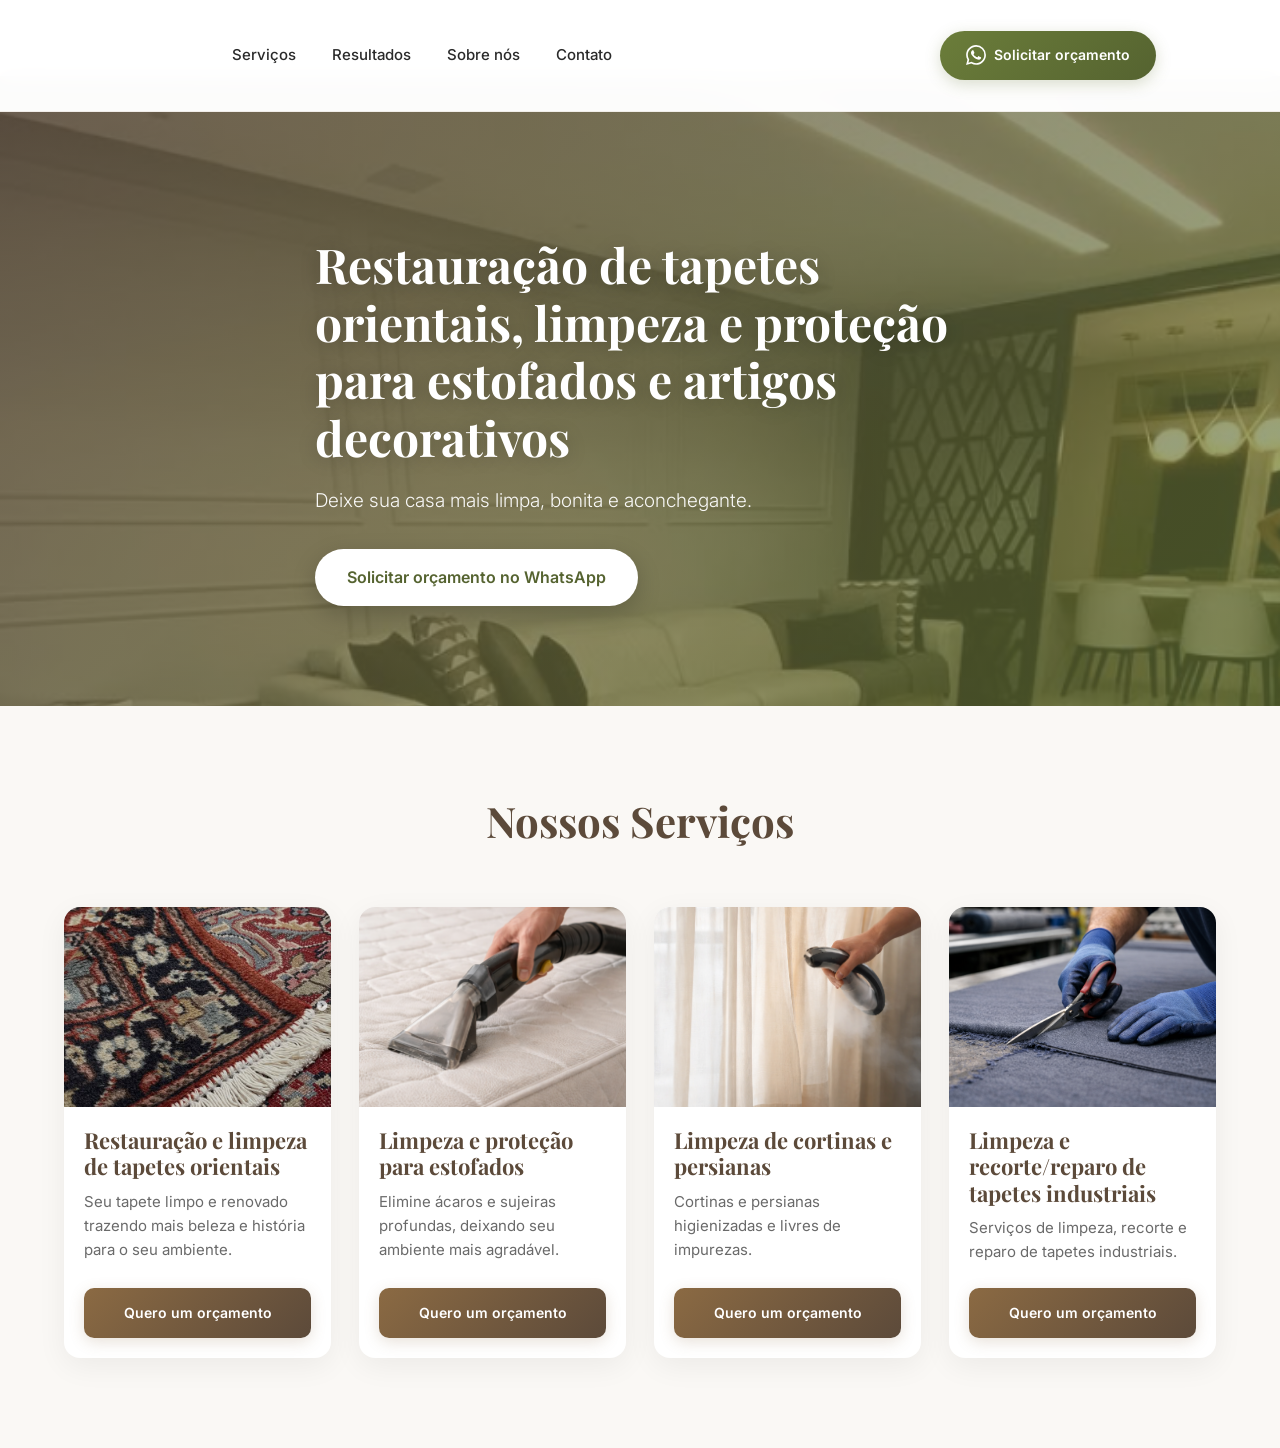
<file: index.html>
<!DOCTYPE html>
<html lang="pt-BR">
<head>
  <meta charset="UTF-8" />
  <meta name="viewport" content="width=device-width, initial-scale=1.0" />
  <title>Linen Business</title>
  <link rel="preconnect" href="https://fonts.googleapis.com">
  <link rel="preconnect" href="https://fonts.gstatic.com" crossorigin>
  <link href="https://fonts.googleapis.com/css2?family=Playfair+Display:wght@400;600;700&family=Inter:wght@300;400;500;600&display=swap" rel="stylesheet">
  <link rel="stylesheet" href="css/style.css" />
  <style>
    .btn-whatsapp {
      margin-right: 60px;
      display: flex;
      align-items: center;
      gap: 8px;
    }
    .btn-whatsapp svg {
      width: 20px;
      height: 20px;
      fill: currentColor;
    }
    
    @media (max-width: 768px) {
      .btn-whatsapp {
        margin-right: 0;
        padding: 10px 18px;
        font-size: 0;
      }
      .btn-whatsapp svg {
        width: 22px;
        height: 22px;
      }
    }
  </style>
</head>
<body>

  <!-- HEADER -->
  <header class="header">
    <div class="container nav">
      <div class="logo-container">
        <h1 class="logo">Linen</h1>
        <span class="logo-subtitle">HOME CARE</span>
      </div>

      <!-- Menu Desktop -->
      <nav>
        <a href="index.html">Serviços</a>
        <a href="resultados.html">Resultados</a>
        <a href="sobre.html">Sobre nós</a>
        <a href="contato.html">Contato</a>
      </nav>

      <!-- Botão Hambúrguer (só aparece no mobile) -->
      <button class="menu-toggle" id="menuToggle" aria-label="Menu">
        <span></span>
        <span></span>
        <span></span>
      </button>

      <a class="btn-whatsapp" href="https://wa.me/554884060951" target="_blank">
        <svg xmlns="http://www.w3.org/2000/svg" viewBox="0 0 24 24">
          <path d="M17.472 14.382c-.297-.149-1.758-.867-2.03-.967-.273-.099-.471-.148-.67.15-.197.297-.767.966-.94 1.164-.173.199-.347.223-.644.075-.297-.15-1.255-.463-2.39-1.475-.883-.788-1.48-1.761-1.653-2.059-.173-.297-.018-.458.13-.606.134-.133.298-.347.446-.52.149-.174.198-.298.298-.497.099-.198.05-.371-.025-.52-.075-.149-.669-1.612-.916-2.207-.242-.579-.487-.5-.669-.51-.173-.008-.371-.01-.57-.01-.198 0-.52.074-.792.372-.272.297-1.04 1.016-1.04 2.479 0 1.462 1.065 2.875 1.213 3.074.149.198 2.096 3.2 5.077 4.487.709.306 1.262.489 1.694.625.712.227 1.36.195 1.871.118.571-.085 1.758-.719 2.006-1.413.248-.694.248-1.289.173-1.413-.074-.124-.272-.198-.57-.347m-5.421 7.403h-.004a9.87 9.87 0 01-5.031-1.378l-.361-.214-3.741.982.998-3.648-.235-.374a9.86 9.86 0 01-1.51-5.26c.001-5.45 4.436-9.884 9.888-9.884 2.64 0 5.122 1.03 6.988 2.898a9.825 9.825 0 012.893 6.994c-.003 5.45-4.437 9.884-9.885 9.884m8.413-18.297A11.815 11.815 0 0012.05 0C5.495 0 .16 5.335.157 11.892c0 2.096.547 4.142 1.588 5.945L.057 24l6.305-1.654a11.882 11.882 0 005.683 1.448h.005c6.554 0 11.89-5.335 11.893-11.893a11.821 11.821 0 00-3.48-8.413Z"/>
        </svg>
        Solicitar orçamento
      </a>
    </div>
  </header>

  <!-- Menu Mobile (só aparece quando hambúrguer é clicado) -->
  <div class="mobile-menu" id="mobileMenu">
    <nav>
      <a href="index.html">Serviços</a>
      <a href="resultados.html">Resultados</a>
      <a href="sobre.html">Sobre nós</a>
      <a href="contato.html">Contato</a>
    </nav>
  </div>

  <!-- HERO -->
  <section class="hero">
    <img src="img/hero.png" alt="Limpeza de estofados" class="hero-bg">
    <div class="container hero-content">
      <div>
        <h2>
          Restauração de tapetes orientais, limpeza e proteção para estofados e artigos decorativos
        </h2>
        <p>
          Deixe sua casa mais limpa, bonita e aconchegante.
        </p>
        <a class="btn-primary" href="https://wa.me/554884060951" target="_blank">
          Solicitar orçamento no WhatsApp
        </a>
      </div>
    </div>
  </section>

  <!-- SERVIÇOS -->
  <section class="services">
    <div class="container">
      <h3>Nossos Serviços</h3>

      <div class="services-grid">
        <div class="card">
          <img src="img/tapete.png" alt="Limpeza de Sofás">
          <h4>Restauração e limpeza de tapetes orientais</h4>
          <p>Seu tapete limpo e renovado trazendo mais beleza e história para o seu ambiente.</p>
          <a href="https://wa.me/554884060951" target="_blank">Quero um orçamento</a>
        </div>

        <div class="card">
          <img src="img/colchao.png" alt="Limpeza de Colchões">
          <h4>Limpeza e proteção para estofados</h4>
          <p>Elimine ácaros e sujeiras profundas, deixando seu ambiente mais agradável.</p>
          <a href="https://wa.me/554884060951" target="_blank">Quero um orçamento</a>
        </div>

        <div class="card">
          <img src="img/cortina.png" alt="Limpeza de Tapetes">
          <h4>Limpeza de cortinas e persianas</h4>
          <p>Cortinas e persianas higienizadas e livres de impurezas.</p>
          <a href="https://wa.me/554884060951" target="_blank">Quero um orçamento</a>
        </div>

        <div class="card">
          <img src="img/corte.png" alt="Limpeza de Cortinas">
          <h4>Limpeza e recorte/reparo de tapetes industriais</h4>
          <p>Serviços de limpeza, recorte e reparo de tapetes industriais.</p>
          <a href="https://wa.me/554884060951" target="_blank">Quero um orçamento</a>
        </div>
      </div>
    </div>
  </section>

  <script>
    // Menu Hambúrguer - Funcionalidade
    const menuToggle = document.getElementById('menuToggle');
    const mobileMenu = document.getElementById('mobileMenu');

    // Abrir/Fechar menu ao clicar no botão hambúrguer
    menuToggle.addEventListener('click', () => {
      menuToggle.classList.toggle('active');
      mobileMenu.classList.toggle('active');
    });

    // Fechar menu ao clicar em um link
    const mobileMenuLinks = mobileMenu.querySelectorAll('a');
    mobileMenuLinks.forEach(link => {
      link.addEventListener('click', () => {
        menuToggle.classList.remove('active');
        mobileMenu.classList.remove('active');
      });
    });

    // Fechar menu ao clicar fora dele
    document.addEventListener('click', (e) => {
      if (!menuToggle.contains(e.target) && !mobileMenu.contains(e.target)) {
        menuToggle.classList.remove('active');
        mobileMenu.classList.remove('active');
      }
    });

    // Adiciona classe ao header no scroll
    window.addEventListener('scroll', () => {
      const header = document.querySelector('.header');
      if (window.scrollY > 50) {
        header.classList.add('scrolled');
      } else {
        header.classList.remove('scrolled');
      }
    });
  </script>

</body>
</html>
</file>
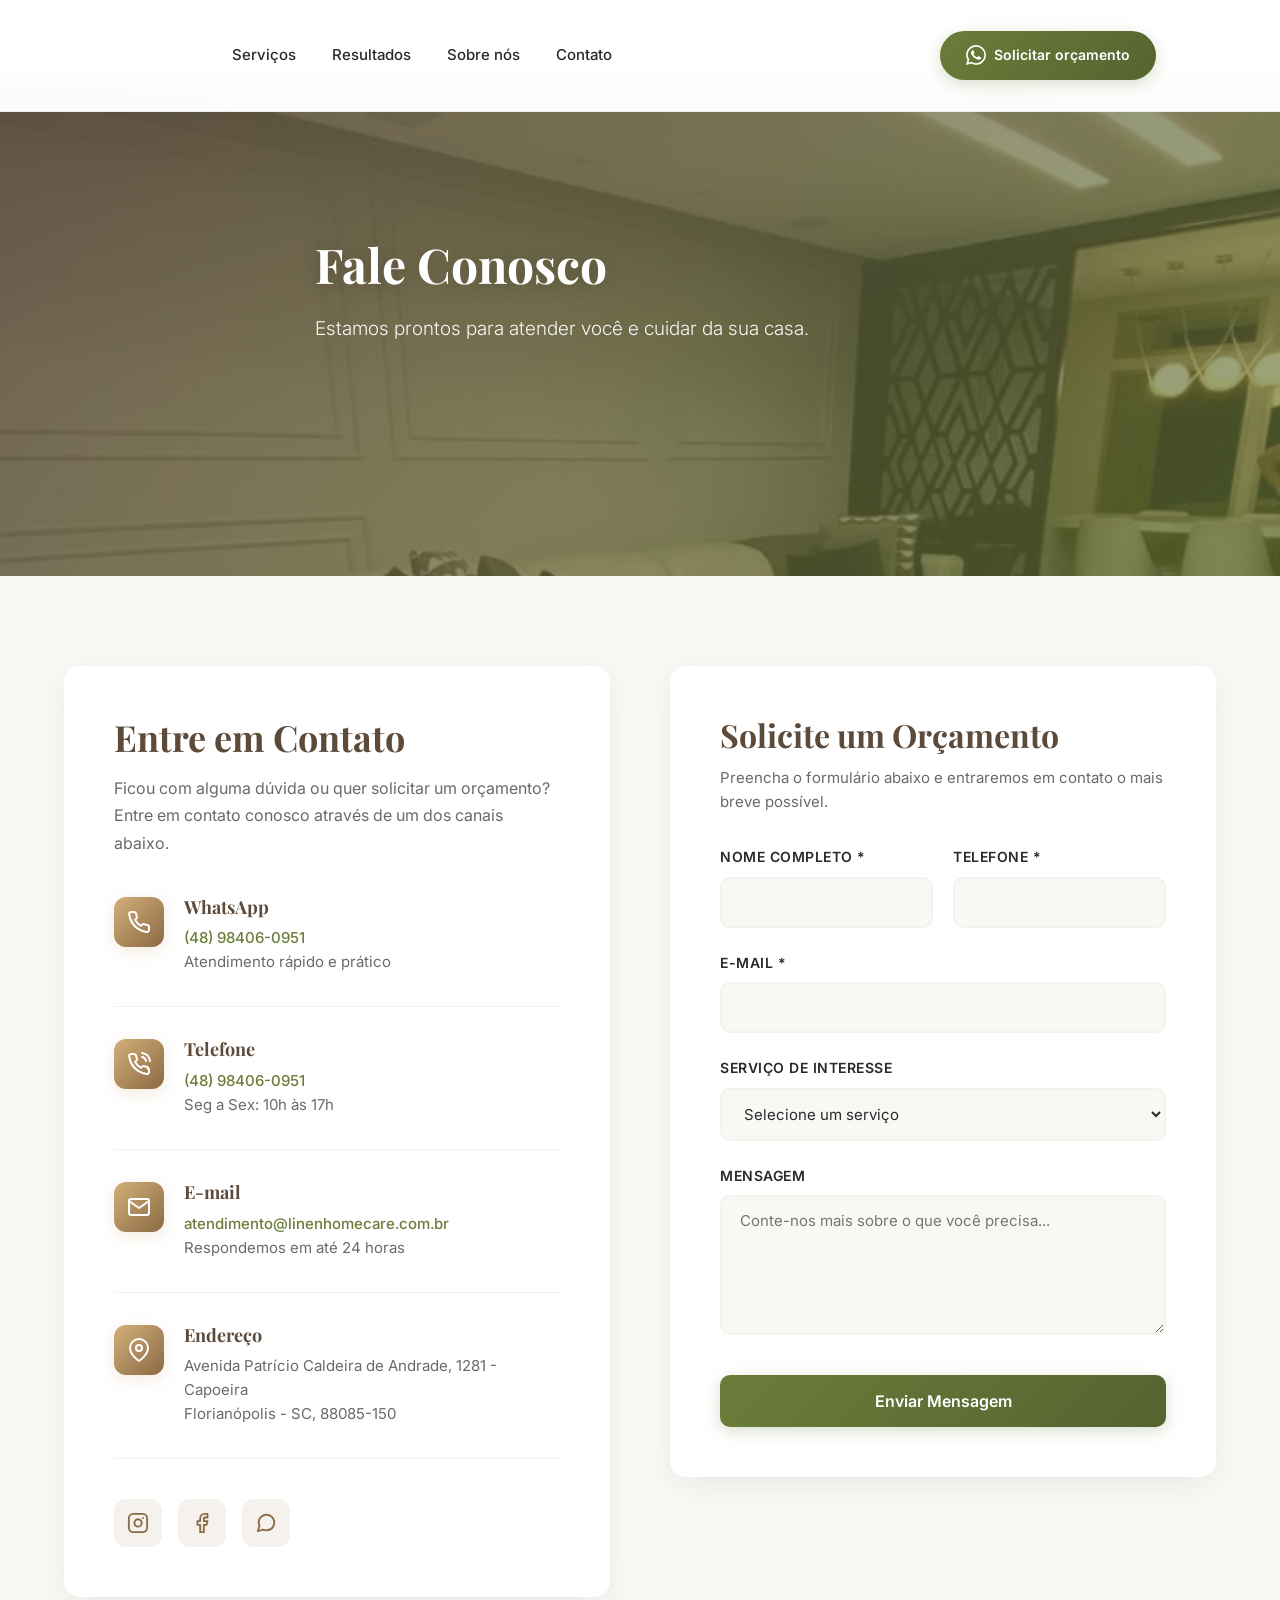
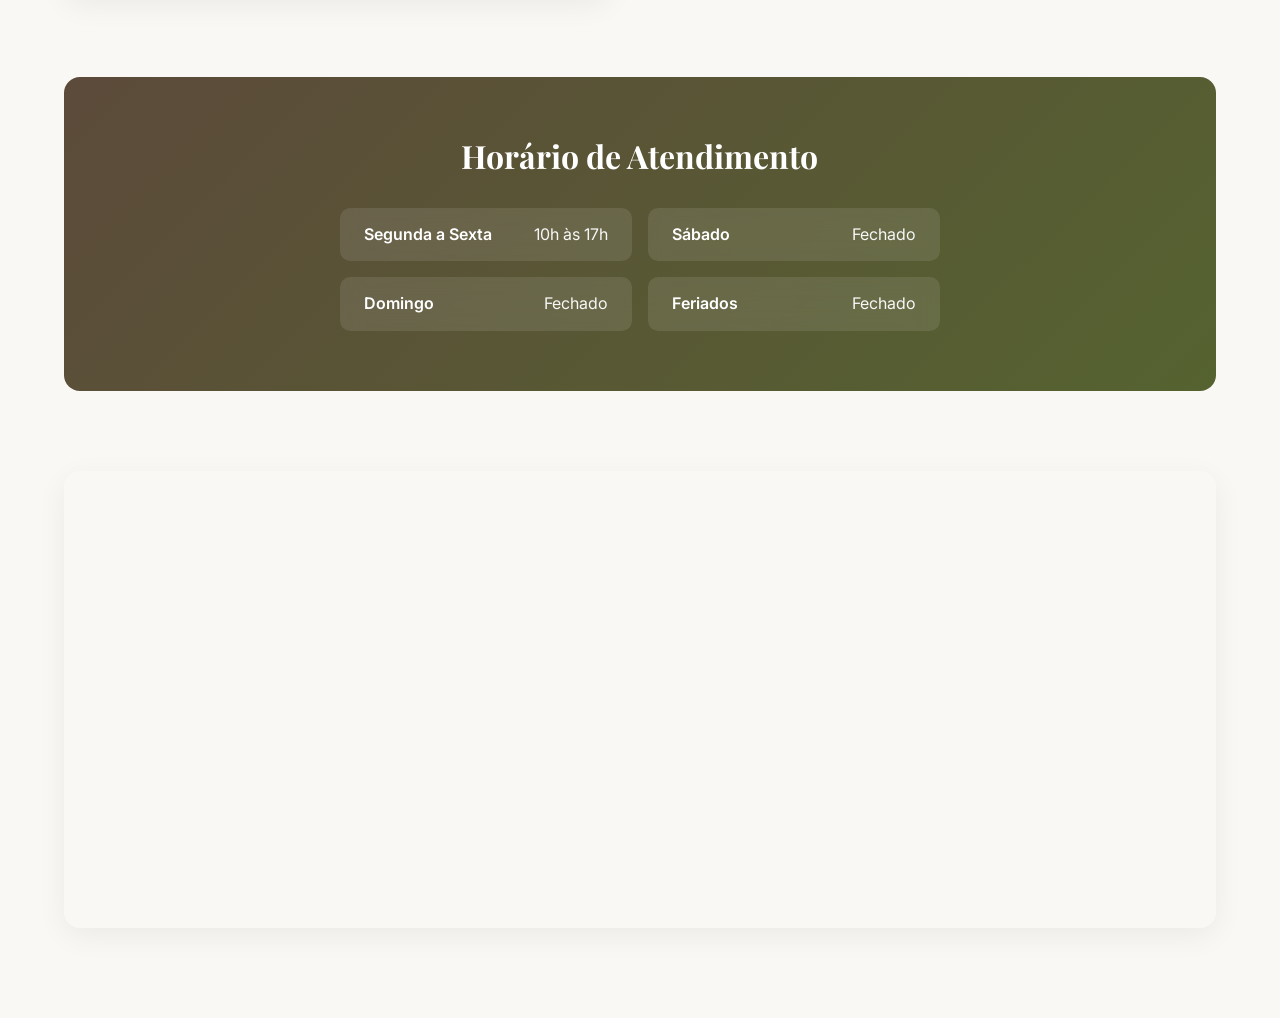
<file: contato.html>
<!DOCTYPE html>
<html lang="pt-BR">
<head>
  <meta charset="UTF-8" />
  <meta name="viewport" content="width=device-width, initial-scale=1.0" />
  <title>Contato - Linen Business</title>
  <link rel="preconnect" href="https://fonts.googleapis.com">
  <link rel="preconnect" href="https://fonts.gstatic.com" crossorigin>
  <link href="https://fonts.googleapis.com/css2?family=Playfair+Display:wght@400;600;700&family=Inter:wght@300;400;500;600&display=swap" rel="stylesheet">
  <link rel="stylesheet" href="css/style.css" />
  <style>
    .btn-whatsapp {
      margin-right: 60px;
      display: flex;
      align-items: center;
      gap: 8px;
    }
    .btn-whatsapp svg {
      width: 20px;
      height: 20px;
      fill: currentColor;
    }

    @media (max-width: 768px) {
      .btn-whatsapp {
        margin-right: 0;
        padding: 10px 18px;
        font-size: 0;
      }
      .btn-whatsapp svg {
        width: 22px;
        height: 22px;
      }
    }

    /* Estilos específicos da página Contato */
    .contact {
      padding: 90px 0;
      background: var(--bege);
    }

    .contact-wrapper {
      display: grid;
      grid-template-columns: 1fr 1fr;
      gap: 60px;
      align-items: start;
    }

    .contact-info {
      background: var(--branco);
      padding: 50px;
      border-radius: 16px;
      box-shadow: 0 8px 30px rgba(0, 0, 0, 0.06);
    }

    .contact-info h3 {
      font-size: 36px;
      color: var(--marrom-escuro);
      margin-bottom: 16px;
    }

    .contact-info > p {
      font-size: 16px;
      color: var(--texto-claro);
      margin-bottom: 40px;
      line-height: 1.7;
    }

    .contact-item {
      display: flex;
      align-items: flex-start;
      gap: 20px;
      margin-bottom: 32px;
      padding-bottom: 32px;
      border-bottom: 1px solid rgba(139, 106, 67, 0.1);
    }

    .contact-item:last-child {
      border-bottom: none;
      margin-bottom: 0;
      padding-bottom: 0;
    }

    .contact-icon {
      width: 50px;
      height: 50px;
      background: linear-gradient(135deg, var(--dourado) 0%, var(--marrom) 100%);
      border-radius: 12px;
      display: flex;
      align-items: center;
      justify-content: center;
      color: var(--branco);
      flex-shrink: 0;
      box-shadow: 0 4px 15px rgba(212, 175, 122, 0.25);
    }

    .contact-icon svg {
      width: 24px;
      height: 24px;
      stroke: currentColor;
      fill: none;
    }

    .contact-details h4 {
      font-size: 18px;
      color: var(--marrom-escuro);
      margin-bottom: 8px;
      font-family: 'Playfair Display', serif;
    }

    .contact-details p {
      font-size: 15px;
      color: var(--texto-claro);
      line-height: 1.6;
    }

    .contact-details a {
      color: var(--verde);
      text-decoration: none;
      font-weight: 500;
      transition: color 0.3s ease;
    }

    .contact-details a:hover {
      color: var(--verde-escuro);
    }

    .social-links {
      display: flex;
      gap: 16px;
      margin-top: 40px;
    }

    .social-link {
      width: 48px;
      height: 48px;
      background: var(--bege-escuro);
      border-radius: 12px;
      display: flex;
      align-items: center;
      justify-content: center;
      color: var(--marrom);
      text-decoration: none;
      transition: all 0.3s ease;
    }

    .social-link svg {
      width: 22px;
      height: 22px;
      stroke: currentColor;
      fill: none;
    }

    .social-link:hover {
      background: var(--dourado);
      color: var(--branco);
      transform: translateY(-4px);
      box-shadow: 0 6px 20px rgba(212, 175, 122, 0.3);
    }

    .contact-form {
      background: var(--branco);
      padding: 50px;
      border-radius: 16px;
      box-shadow: 0 8px 30px rgba(0, 0, 0, 0.06);
    }

    .contact-form h3 {
      font-size: 32px;
      color: var(--marrom-escuro);
      margin-bottom: 12px;
    }

    .contact-form > p {
      font-size: 15px;
      color: var(--texto-claro);
      margin-bottom: 32px;
    }

    .form-group {
      margin-bottom: 24px;
    }

    .form-group label {
      display: block;
      font-size: 14px;
      font-weight: 600;
      color: var(--texto);
      margin-bottom: 8px;
      text-transform: uppercase;
      letter-spacing: 0.5px;
    }

    .form-group input,
    .form-group textarea,
    .form-group select {
      width: 100%;
      padding: 14px 18px;
      border: 2px solid var(--bege-escuro);
      border-radius: 10px;
      font-size: 15px;
      font-family: 'Inter', sans-serif;
      color: var(--texto);
      background: var(--bege);
      transition: all 0.3s ease;
    }

    .form-group input:focus,
    .form-group textarea:focus,
    .form-group select:focus {
      outline: none;
      border-color: var(--dourado);
      background: var(--branco);
      box-shadow: 0 0 0 4px rgba(212, 175, 122, 0.1);
    }

    .form-group textarea {
      resize: vertical;
      min-height: 140px;
    }

    .form-row {
      display: grid;
      grid-template-columns: 1fr 1fr;
      gap: 20px;
    }

    .submit-btn {
      width: 100%;
      background: linear-gradient(135deg, var(--verde) 0%, var(--verde-escuro) 100%);
      color: var(--branco);
      padding: 16px 32px;
      border: none;
      border-radius: 10px;
      font-size: 16px;
      font-weight: 600;
      font-family: 'Inter', sans-serif;
      cursor: pointer;
      box-shadow: 0 4px 15px rgba(107, 125, 58, 0.25);
      transition: all 0.3s ease;
      margin-top: 8px;
    }

    .submit-btn:hover {
      transform: translateY(-2px);
      box-shadow: 0 6px 20px rgba(107, 125, 58, 0.35);
    }

    .map-section {
      margin-top: 80px;
      border-radius: 16px;
      overflow: hidden;
      box-shadow: 0 8px 30px rgba(0, 0, 0, 0.06);
    }

    .map-section iframe {
      width: 100%;
      height: 450px;
      border: none;
    }

    .hours-section {
      background: linear-gradient(135deg, var(--marrom-escuro) 0%, var(--verde-escuro) 100%);
      padding: 60px 0;
      margin-top: 80px;
      border-radius: 16px;
    }

    .hours-content {
      text-align: center;
      color: var(--branco);
    }

    .hours-content h3 {
      font-size: 32px;
      margin-bottom: 32px;
      color: var(--branco);
    }

    .hours-grid {
      display: grid;
      grid-template-columns: repeat(2, 1fr);
      gap: 16px;
      max-width: 600px;
      margin: 0 auto;
    }

    .hour-item {
      display: flex;
      justify-content: space-between;
      padding: 14px 24px;
      background: rgba(255, 255, 255, 0.1);
      border-radius: 10px;
      backdrop-filter: blur(10px);
    }

    .hour-day {
      font-weight: 600;
    }

    .hour-time {
      opacity: 0.95;
    }

    @media (max-width: 1024px) {
      .contact-wrapper {
        grid-template-columns: 1fr;
        gap: 40px;
      }

      .form-row {
        grid-template-columns: 1fr;
      }

      .hours-grid {
        grid-template-columns: 1fr;
      }
    }

    @media (max-width: 768px) {
      .contact-info,
      .contact-form {
        padding: 35px;
      }

      .contact-info h3 {
        font-size: 28px;
      }

      .contact-form h3 {
        font-size: 26px;
      }

      .hours-content h3 {
        font-size: 26px;
      }

      .map-section iframe {
        height: 350px;
      }
    }

    @media (max-width: 480px) {
      .contact-info,
      .contact-form {
        padding: 28px;
      }
    }
  </style>
</head>
<body>

  <!-- HEADER -->
  <header class="header">
    <div class="container nav">
      <div class="logo-container">
        <h1 class="logo">Linen</h1>
        <span class="logo-subtitle">HOME CARE</span>
      </div>

      <nav>
        <a href="index.html">Serviços</a>
        <a href="resultados.html">Resultados</a>
        <a href="sobre.html">Sobre nós</a>
        <a href="contato.html">Contato</a>
      </nav>

      <button class="menu-toggle" id="menuToggle" aria-label="Menu">
        <span></span>
        <span></span>
        <span></span>
      </button>

      <a class="btn-whatsapp" href="https://wa.me/554884060951" target="_blank">
        <svg xmlns="http://www.w3.org/2000/svg" viewBox="0 0 24 24">
          <path d="M17.472 14.382c-.297-.149-1.758-.867-2.03-.967-.273-.099-.471-.148-.67.15-.197.297-.767.966-.94 1.164-.173.199-.347.223-.644.075-.297-.15-1.255-.463-2.39-1.475-.883-.788-1.48-1.761-1.653-2.059-.173-.297-.018-.458.13-.606.134-.133.298-.347.446-.52.149-.174.198-.298.298-.497.099-.198.05-.371-.025-.52-.075-.149-.669-1.612-.916-2.207-.242-.579-.487-.5-.669-.51-.173-.008-.371-.01-.57-.01-.198 0-.52.074-.792.372-.272.297-1.04 1.016-1.04 2.479 0 1.462 1.065 2.875 1.213 3.074.149.198 2.096 3.2 5.077 4.487.709.306 1.262.489 1.694.625.712.227 1.36.195 1.871.118.571-.085 1.758-.719 2.006-1.413.248-.694.248-1.289.173-1.413-.074-.124-.272-.198-.57-.347m-5.421 7.403h-.004a9.87 9.87 0 01-5.031-1.378l-.361-.214-3.741.982.998-3.648-.235-.374a9.86 9.86 0 01-1.51-5.26c.001-5.45 4.436-9.884 9.888-9.884 2.64 0 5.122 1.03 6.988 2.898a9.825 9.825 0 012.893 6.994c-.003 5.45-4.437 9.884-9.885 9.884m8.413-18.297A11.815 11.815 0 0012.05 0C5.495 0 .16 5.335.157 11.892c0 2.096.547 4.142 1.588 5.945L.057 24l6.305-1.654a11.882 11.882 0 005.683 1.448h.005c6.554 0 11.89-5.335 11.893-11.893a11.821 11.821 0 00-3.48-8.413Z"/>
        </svg>
        Solicitar orçamento
      </a>
    </div>
  </header>

  <!-- Menu Mobile -->
  <div class="mobile-menu" id="mobileMenu">
    <nav>
      <a href="index.html">Serviços</a>
      <a href="resultados.html">Resultados</a>
      <a href="sobre.html">Sobre nós</a>
      <a href="contato.html">Contato</a>
    </nav>
  </div>

  <!-- HERO -->
  <section class="hero">
    <img src="img/hero.png" alt="Entre em contato" class="hero-bg">
    <div class="container hero-content">
      <div>
        <h2>Fale Conosco</h2>
        <p>Estamos prontos para atender você e cuidar da sua casa.</p>
      </div>
    </div>
  </section>

  <!-- CONTATO -->
  <section class="contact">
    <div class="container">
      <div class="contact-wrapper">

        <div class="contact-info">
          <h3>Entre em Contato</h3>
          <p>Ficou com alguma dúvida ou quer solicitar um orçamento? Entre em contato conosco através de um dos canais abaixo.</p>

          <div class="contact-item">
            <div class="contact-icon">
              <svg xmlns="http://www.w3.org/2000/svg" viewBox="0 0 24 24" fill="none" stroke="currentColor" stroke-width="2" stroke-linecap="round" stroke-linejoin="round">
                <path d="M22 16.92v3a2 2 0 0 1-2.18 2 19.79 19.79 0 0 1-8.63-3.07 19.5 19.5 0 0 1-6-6 19.79 19.79 0 0 1-3.07-8.67A2 2 0 0 1 4.11 2h3a2 2 0 0 1 2 1.72 12.84 12.84 0 0 0 .7 2.81 2 2 0 0 1-.45 2.11L8.09 9.91a16 16 0 0 0 6 6l1.27-1.27a2 2 0 0 1 2.11-.45 12.84 12.84 0 0 0 2.81.7A2 2 0 0 1 22 16.92z"/>
              </svg>
            </div>
            <div class="contact-details">
              <h4>WhatsApp</h4>
              <p><a href="https://wa.me/554884060951" target="_blank">(48) 98406-0951</a></p>
              <p>Atendimento rápido e prático</p>
            </div>
          </div>

          <div class="contact-item">
            <div class="contact-icon">
              <svg xmlns="http://www.w3.org/2000/svg" viewBox="0 0 24 24" fill="none" stroke="currentColor" stroke-width="2" stroke-linecap="round" stroke-linejoin="round">
                <path d="M15.05 5A5 5 0 0 1 19 8.95M15.05 1A9 9 0 0 1 23 8.94m-1 7.98v3a2 2 0 0 1-2.18 2 19.79 19.79 0 0 1-8.63-3.07 19.5 19.5 0 0 1-6-6 19.79 19.79 0 0 1-3.07-8.67A2 2 0 0 1 4.11 2h3a2 2 0 0 1 2 1.72 12.84 12.84 0 0 0 .7 2.81 2 2 0 0 1-.45 2.11L8.09 9.91a16 16 0 0 0 6 6l1.27-1.27a2 2 0 0 1 2.11-.45 12.84 12.84 0 0 0 2.81.7A2 2 0 0 1 20.92 17z"/>
              </svg>
            </div>
            <div class="contact-details">
              <h4>Telefone</h4>
              <p><a href="tel:+554884060951">(48) 98406-0951</a></p>
              <p>Seg a Sex: 10h às 17h</p>
            </div>
          </div>

          <div class="contact-item">
            <div class="contact-icon">
              <svg xmlns="http://www.w3.org/2000/svg" viewBox="0 0 24 24" fill="none" stroke="currentColor" stroke-width="2" stroke-linecap="round" stroke-linejoin="round">
                <path d="M4 4h16c1.1 0 2 .9 2 2v12c0 1.1-.9 2-2 2H4c-1.1 0-2-.9-2-2V6c0-1.1.9-2 2-2z"/>
                <polyline points="22,6 12,13 2,6"/>
              </svg>
            </div>
            <div class="contact-details">
              <h4>E-mail</h4>
              <p><a href="mailto:atendimento@linenhomecare.com.br">atendimento@linenhomecare.com.br</a></p>
              <p>Respondemos em até 24 horas</p>
            </div>
          </div>

          <div class="contact-item">
            <div class="contact-icon">
              <svg xmlns="http://www.w3.org/2000/svg" viewBox="0 0 24 24" fill="none" stroke="currentColor" stroke-width="2" stroke-linecap="round" stroke-linejoin="round">
                <path d="M21 10c0 7-9 13-9 13s-9-6-9-13a9 9 0 0 1 18 0z"/>
                <circle cx="12" cy="10" r="3"/>
              </svg>
            </div>
            <div class="contact-details">
              <h4>Endereço</h4>
              <p>Avenida Patrício Caldeira de Andrade, 1281 - Capoeira</p>
              <p>Florianópolis - SC, 88085-150</p>
            </div>
          </div>

          <div class="social-links">
            <a href="https://www.instagram.com/linen.floripa/" class="social-link" title="Instagram">
              <svg xmlns="http://www.w3.org/2000/svg" viewBox="0 0 24 24" fill="none" stroke="currentColor" stroke-width="2" stroke-linecap="round" stroke-linejoin="round">
                <rect x="2" y="2" width="20" height="20" rx="5" ry="5"/>
                <path d="M16 11.37A4 4 0 1 1 12.63 8 4 4 0 0 1 16 11.37z"/>
                <line x1="17.5" y1="6.5" x2="17.51" y2="6.5"/>
              </svg>
            </a>
            <a href="https://www.facebook.com/share/1FnNBABQaS/?mibextid=wwXIfr" class="social-link" title="Facebook">
              <svg xmlns="http://www.w3.org/2000/svg" viewBox="0 0 24 24" fill="none" stroke="currentColor" stroke-width="2" stroke-linecap="round" stroke-linejoin="round">
                <path d="M18 2h-3a5 5 0 0 0-5 5v3H7v4h3v8h4v-8h3l1-4h-4V7a1 1 0 0 1 1-1h3z"/>
              </svg>
            </a>
            <a href="https://wa.me/554884060951" class="social-link" target="_blank" title="WhatsApp">
              <svg xmlns="http://www.w3.org/2000/svg" viewBox="0 0 24 24" fill="none" stroke="currentColor" stroke-width="2" stroke-linecap="round" stroke-linejoin="round">
                <path d="M21 11.5a8.38 8.38 0 0 1-.9 3.8 8.5 8.5 0 0 1-7.6 4.7 8.38 8.38 0 0 1-3.8-.9L3 21l1.9-5.7a8.38 8.38 0 0 1-.9-3.8 8.5 8.5 0 0 1 4.7-7.6 8.38 8.38 0 0 1 3.8-.9h.5a8.48 8.48 0 0 1 8 8v.5z"/>
              </svg>
            </a>
          </div>
        </div>

        <div class="contact-form">
          <h3>Solicite um Orçamento</h3>
          <p>Preencha o formulário abaixo e entraremos em contato o mais breve possível.</p>

          <form id="contactForm">
            <div class="form-row">
              <div class="form-group">
                <label for="name">Nome completo *</label>
                <input type="text" id="name" name="name" required>
              </div>
              <div class="form-group">
                <label for="phone">Telefone *</label>
                <input type="tel" id="phone" name="phone" required>
              </div>
            </div>

            <div class="form-group">
              <label for="email">E-mail *</label>
              <input type="email" id="email" name="email" required>
            </div>

            <div class="form-group">
              <label for="service">Serviço de interesse</label>
              <select id="service" name="service">
                <option value="">Selecione um serviço</option>
                <option value="sofa">Limpeza de Sofás</option>
                <option value="colchao">Limpeza de Colchões</option>
                <option value="tapete">Limpeza de Tapetes</option>
                <option value="cortina">Limpeza de Cortinas</option>
                <option value="pacote">Pacote Completo</option>
                <option value="outro">Outro</option>
              </select>
            </div>

            <div class="form-group">
              <label for="message">Mensagem</label>
              <textarea id="message" name="message" placeholder="Conte-nos mais sobre o que você precisa..."></textarea>
            </div>

            <button type="submit" class="submit-btn">Enviar Mensagem</button>
          </form>
        </div>
      </div>

      <!-- Horário de Atendimento -->
      <div class="hours-section">
        <div class="container hours-content">
          <h3>Horário de Atendimento</h3>
          <div class="hours-grid">
            <div class="hour-item">
              <span class="hour-day">Segunda a Sexta</span>
              <span class="hour-time">10h às 17h</span>
            </div>
            <div class="hour-item">
              <span class="hour-day">Sábado</span>
              <span class="hour-time">Fechado</span>
            </div>
            <div class="hour-item">
              <span class="hour-day">Domingo</span>
              <span class="hour-time">Fechado</span>
            </div>
            <div class="hour-item">
              <span class="hour-day">Feriados</span>
              <span class="hour-time">Fechado</span>
            </div>
          </div>
        </div>
      </div>

      <!-- Mapa -->
      <div class="map-section">
        <iframe src="https://www.google.com/maps/embed?pb=!1m18!1m12!1m3!1d3535.7643570864057!2d-48.59713512376692!3d-27.60083437624373!2m3!1f0!2f0!3f0!3m2!1i1024!2i768!4f13.1!3m3!1m2!1s0x952737cc17cdce11%3A0x4566b3ccbebee58!2sAv.%20Patr%C3%ADcio%20Caldeira%20de%20Andrada%2C%201281%20-%20Capoeiras%2C%20Florian%C3%B3polis%20-%20SC%2C%2088085-149!5e0!3m2!1spt-BR!2sbr!4v1770453927092!5m2!1spt-BR!2sbr" width="600" height="450" style="border:0;" allowfullscreen="" loading="lazy" referrerpolicy="no-referrer-when-downgrade"></iframe>
      </div>
    </div>
  </section>

  <script>
    const menuToggle = document.getElementById('menuToggle');
    const mobileMenu = document.getElementById('mobileMenu');

    menuToggle.addEventListener('click', () => {
      menuToggle.classList.toggle('active');
      mobileMenu.classList.toggle('active');
    });

    const mobileMenuLinks = mobileMenu.querySelectorAll('a');
    mobileMenuLinks.forEach(link => {
      link.addEventListener('click', () => {
        menuToggle.classList.remove('active');
        mobileMenu.classList.remove('active');
      });
    });

    document.addEventListener('click', (e) => {
      if (!menuToggle.contains(e.target) && !mobileMenu.contains(e.target)) {
        menuToggle.classList.remove('active');
        mobileMenu.classList.remove('active');
      }
    });

    window.addEventListener('scroll', () => {
      const header = document.querySelector('.header');
      if (window.scrollY > 50) {
        header.classList.add('scrolled');
      } else {
        header.classList.remove('scrolled');
      }
    });

    document.getElementById('contactForm').addEventListener('submit', function(e) {
      e.preventDefault();
      const name = document.getElementById('name').value;
      const phone = document.getElementById('phone').value;
      const email = document.getElementById('email').value;
      const service = document.getElementById('service').value;
      const message = document.getElementById('message').value;

      let whatsappMessage = `Olá! Meu nome é ${name}.%0A%0A`;
      whatsappMessage += ` E-mail: ${email}%0A`;
      whatsappMessage += ` Telefone: ${phone}%0A`;
      if (service) {
        const serviceText = document.querySelector(`option[value="${service}"]`).textContent;
        whatsappMessage += ` Serviço: ${serviceText}%0A`;
      }
      if (message) {
        whatsappMessage += `%0A Mensagem:%0A${message}`;
      }
      window.open(`https://wa.me/554884060951?text=${whatsappMessage}`, '_blank');
    });
  </script>

</body>
</html>
</file>
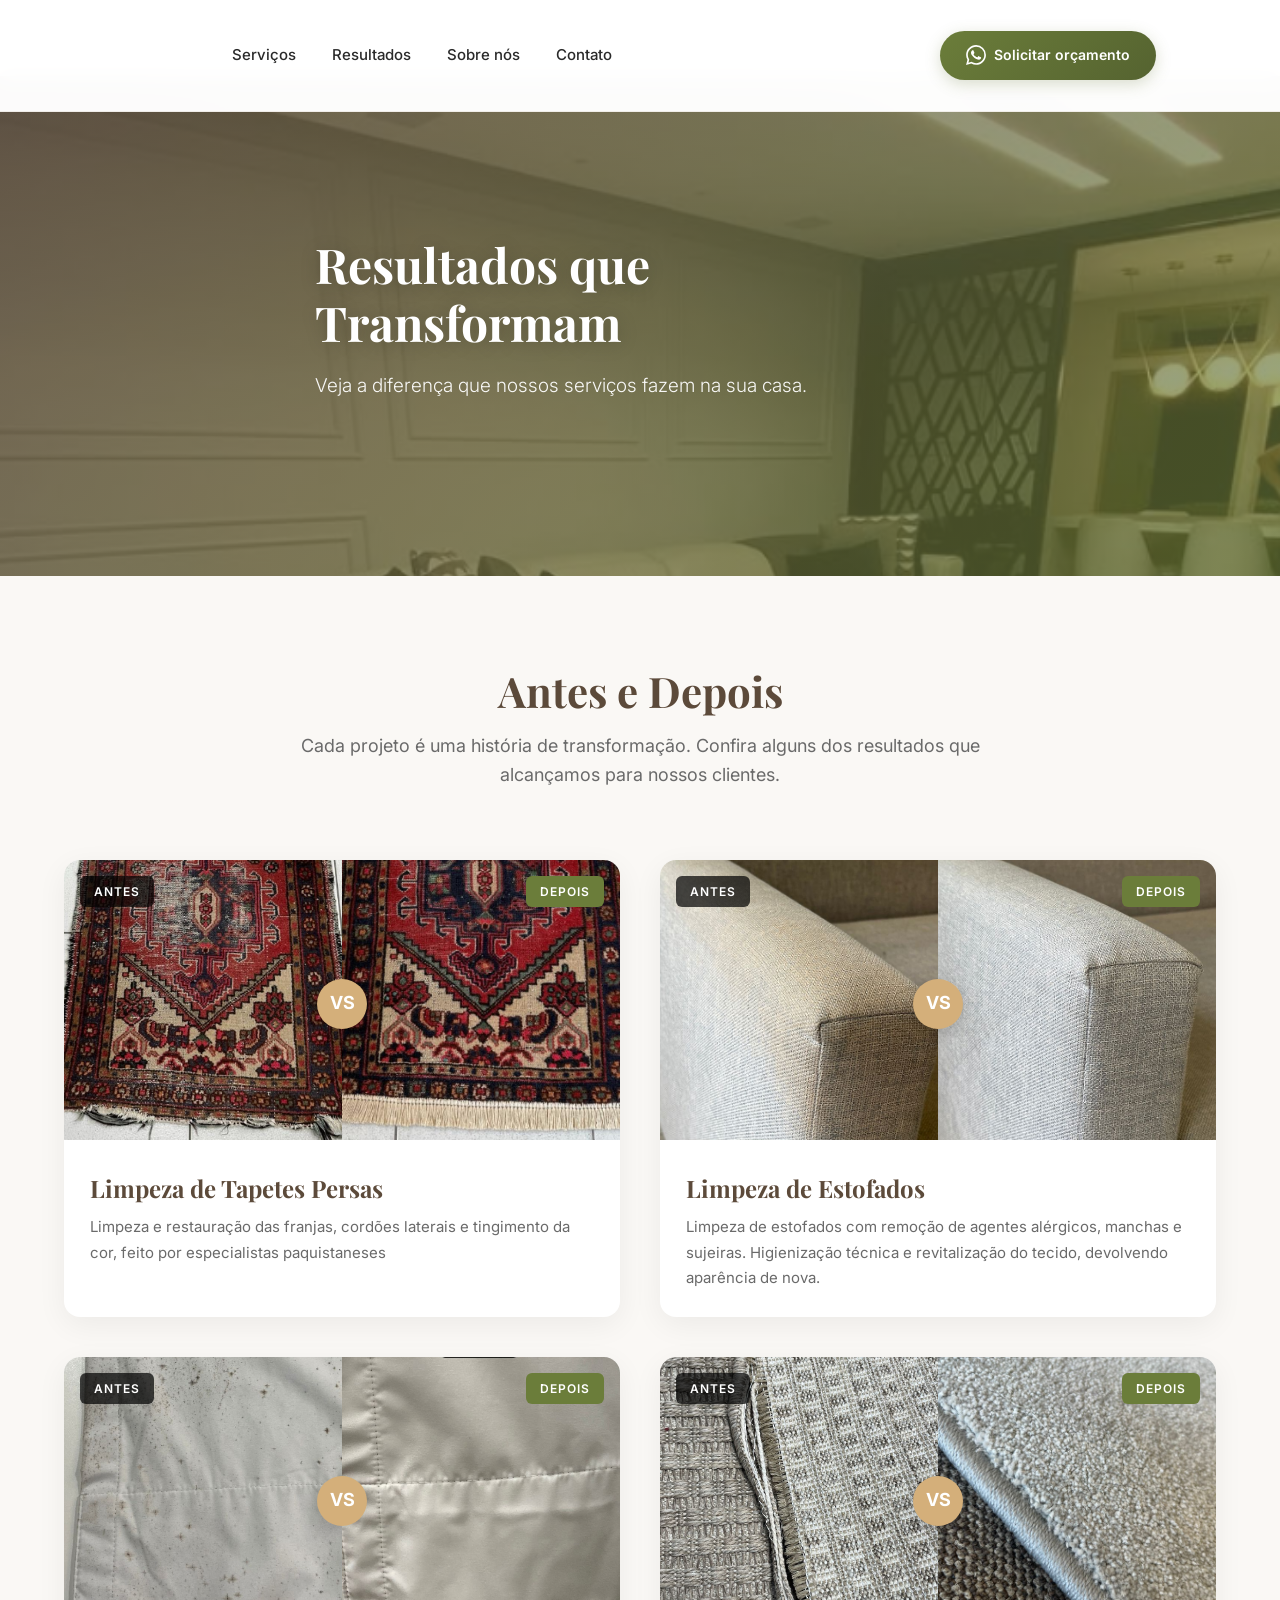
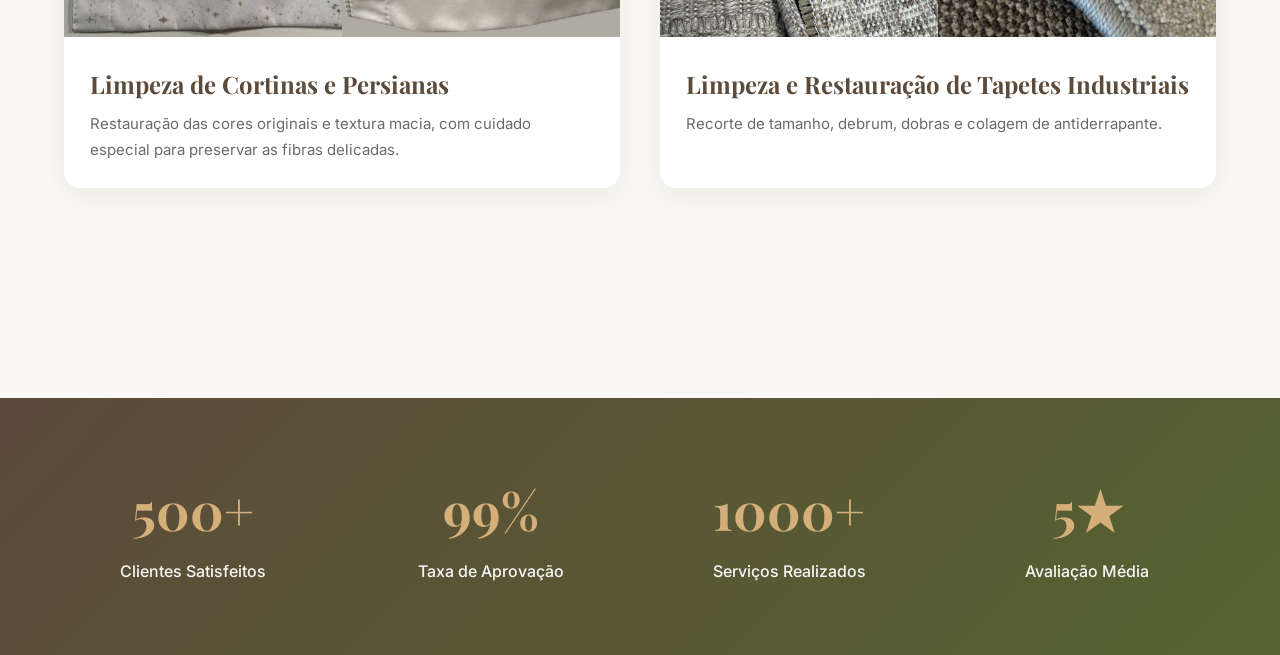
<file: resultados.html>
<!DOCTYPE html>
<html lang="pt-BR">
<head>
  <meta charset="UTF-8" />
  <meta name="viewport" content="width=device-width, initial-scale=1.0" />
  <title>Resultados - Linen Business</title>
  <link rel="preconnect" href="https://fonts.googleapis.com">
  <link rel="preconnect" href="https://fonts.gstatic.com" crossorigin>
  <link href="https://fonts.googleapis.com/css2?family=Playfair+Display:wght@400;600;700&family=Inter:wght@300;400;500;600&display=swap" rel="stylesheet">
  <link rel="stylesheet" href="css/style.css" />
  <style>
    .btn-whatsapp {
      margin-right: 60px;
      display: flex;
      align-items: center;
      gap: 8px;
    }
    .btn-whatsapp svg {
      width: 20px;
      height: 20px;
      fill: currentColor;
    }

    @media (max-width: 768px) {
      .btn-whatsapp {
        margin-right: 0;
        padding: 10px 18px;
        font-size: 0;
      }
      .btn-whatsapp svg {
        width: 22px;
        height: 22px;
      }
    }

    /* Estilos específicos da página Resultados */
    .results {
      padding: 90px 0;
      background: var(--bege);
    }

    .results-header {
      text-align: center;
      margin-bottom: 70px;
    }

    .results-header h3 {
      font-size: 42px;
      color: var(--marrom-escuro);
      margin-bottom: 16px;
    }

    .results-header p {
      font-size: 18px;
      color: var(--texto-claro);
      max-width: 700px;
      margin: 0 auto;
    }

    .results-grid {
      display: grid;
      grid-template-columns: repeat(2, 1fr);
      gap: 40px;
      margin-bottom: 80px;
    }

    .result-card {
      background: var(--branco);
      border-radius: 16px;
      overflow: hidden;
      box-shadow: 0 8px 30px rgba(0, 0, 0, 0.06);
      transition: all 0.4s cubic-bezier(0.175, 0.885, 0.32, 1.275);
    }

    .result-card:hover {
      transform: translateY(-8px);
      box-shadow: 0 16px 50px rgba(0, 0, 0, 0.12);
    }

    .result-images {
      display: grid;
      grid-template-columns: 1fr 1fr;
      position: relative;
    }

    .result-images::after {
      content: 'VS';
      position: absolute;
      top: 50%;
      left: 50%;
      transform: translate(-50%, -50%);
      background: var(--dourado);
      color: var(--branco);
      width: 50px;
      height: 50px;
      border-radius: 50%;
      display: flex;
      align-items: center;
      justify-content: center;
      font-weight: 700;
      font-size: 18px;
      box-shadow: 0 4px 20px rgba(0, 0, 0, 0.2);
      z-index: 10;
    }

    .result-before,
    .result-after {
      position: relative;
      overflow: hidden;
    }

    .result-before img,
    .result-after img {
      width: 100%;
      height: 280px;
      object-fit: cover;
      transition: transform 0.5s ease;
    }

    .result-card:hover .result-before img,
    .result-card:hover .result-after img {
      transform: scale(1.05);
    }

    .result-before::before {
      content: 'ANTES';
      position: absolute;
      top: 16px;
      left: 16px;
      background: rgba(0, 0, 0, 0.7);
      color: var(--branco);
      padding: 6px 14px;
      border-radius: 6px;
      font-size: 12px;
      font-weight: 600;
      letter-spacing: 1px;
      z-index: 5;
    }

    .result-after::before {
      content: 'DEPOIS';
      position: absolute;
      top: 16px;
      right: 16px;
      background: var(--verde);
      color: var(--branco);
      padding: 6px 14px;
      border-radius: 6px;
      font-size: 12px;
      font-weight: 600;
      letter-spacing: 1px;
      z-index: 5;
    }

    .result-info {
      padding: 26px;
    }

    .result-info h4 {
      font-size: 24px;
      color: var(--marrom-escuro);
      margin-bottom: 12px;
    }

    .result-info p {
      font-size: 15px;
      color: var(--texto-claro);
      line-height: 1.7;
    }

    .stats-section {
      background: linear-gradient(135deg, var(--marrom-escuro) 0%, var(--verde-escuro) 100%);
      padding: 70px 0;
      margin-top: 40px;
    }

    .stats-grid {
      display: grid;
      grid-template-columns: repeat(4, 1fr);
      gap: 40px;
      text-align: center;
    }

    .stat-item {
      color: var(--branco);
    }

    .stat-number {
      font-family: 'Playfair Display', serif;
      font-size: 52px;
      font-weight: 700;
      margin-bottom: 8px;
      color: var(--dourado);
    }

    .stat-label {
      font-size: 16px;
      font-weight: 500;
      opacity: 0.95;
    }

    @media (max-width: 1024px) {
      .results-grid {
        grid-template-columns: 1fr;
        gap: 32px;
      }

      .stats-grid {
        grid-template-columns: repeat(2, 1fr);
        gap: 32px;
      }
    }

    @media (max-width: 768px) {
      .results-header h3 {
        font-size: 32px;
      }

      .results-header p {
        font-size: 16px;
      }

      .result-before img,
      .result-after img {
        height: 200px;
      }

      .stats-grid {
        grid-template-columns: 1fr;
        gap: 28px;
      }

      .stat-number {
        font-size: 42px;
      }
    }
  </style>
</head>
<body>

  <!-- HEADER -->
  <header class="header">
    <div class="container nav">
      <div class="logo-container">
        <h1 class="logo">Linen</h1>
        <span class="logo-subtitle">HOME CARE</span>
      </div>

      <nav>
        <a href="index.html">Serviços</a>
        <a href="resultados.html">Resultados</a>
        <a href="sobre.html">Sobre nós</a>
        <a href="contato.html">Contato</a>
      </nav>

      <button class="menu-toggle" id="menuToggle" aria-label="Menu">
        <span></span>
        <span></span>
        <span></span>
      </button>

      <a class="btn-whatsapp" href="https://wa.me/554884060951" target="_blank">
        <svg xmlns="http://www.w3.org/2000/svg" viewBox="0 0 24 24">
          <path d="M17.472 14.382c-.297-.149-1.758-.867-2.03-.967-.273-.099-.471-.148-.67.15-.197.297-.767.966-.94 1.164-.173.199-.347.223-.644.075-.297-.15-1.255-.463-2.39-1.475-.883-.788-1.48-1.761-1.653-2.059-.173-.297-.018-.458.13-.606.134-.133.298-.347.446-.52.149-.174.198-.298.298-.497.099-.198.05-.371-.025-.52-.075-.149-.669-1.612-.916-2.207-.242-.579-.487-.5-.669-.51-.173-.008-.371-.01-.57-.01-.198 0-.52.074-.792.372-.272.297-1.04 1.016-1.04 2.479 0 1.462 1.065 2.875 1.213 3.074.149.198 2.096 3.2 5.077 4.487.709.306 1.262.489 1.694.625.712.227 1.36.195 1.871.118.571-.085 1.758-.719 2.006-1.413.248-.694.248-1.289.173-1.413-.074-.124-.272-.198-.57-.347m-5.421 7.403h-.004a9.87 9.87 0 01-5.031-1.378l-.361-.214-3.741.982.998-3.648-.235-.374a9.86 9.86 0 01-1.51-5.26c.001-5.45 4.436-9.884 9.888-9.884 2.64 0 5.122 1.03 6.988 2.898a9.825 9.825 0 012.893 6.994c-.003 5.45-4.437 9.884-9.885 9.884m8.413-18.297A11.815 11.815 0 0012.05 0C5.495 0 .16 5.335.157 11.892c0 2.096.547 4.142 1.588 5.945L.057 24l6.305-1.654a11.882 11.882 0 005.683 1.448h.005c6.554 0 11.89-5.335 11.893-11.893a11.821 11.821 0 00-3.48-8.413Z"/>
        </svg>
        Solicitar orçamento
      </a>
    </div>
  </header>

  <!-- Menu Mobile -->
  <div class="mobile-menu" id="mobileMenu">
    <nav>
      <a href="index.html">Serviços</a>
      <a href="resultados.html">Resultados</a>
      <a href="sobre.html">Sobre nós</a>
      <a href="contato.html">Contato</a>
    </nav>
  </div>

  <!-- HERO -->
  <section class="hero">
    <img src="img/hero.png" alt="Resultados Linen" class="hero-bg">
    <div class="container hero-content">
      <div>
        <h2>Resultados que Transformam</h2>
        <p>Veja a diferença que nossos serviços fazem na sua casa.</p>
      </div>
    </div>
  </section>

  <!-- RESULTADOS -->
  <section class="results">
    <div class="container">
      <div class="results-header">
        <h3>Antes e Depois</h3>
        <p>Cada projeto é uma história de transformação. Confira alguns dos resultados que alcançamos para nossos clientes.</p>
      </div>

      <div class="results-grid">
        <div class="result-card">
          <div class="result-images">
            <div class="result-before">
              <img src="img/carpeteAntes.png" alt="Sofá antes da limpeza">
            </div>
            <div class="result-after">
              <img src="img/carpeteDepois.png" alt="Sofá depois da limpeza">
            </div>
          </div>
          <div class="result-info">
            <h4>Limpeza de Tapetes Persas</h4>
            <p>Limpeza e restauração das franjas, cordões laterais e tingimento da cor, feito por especialistas paquistaneses</p>
          </div>
        </div>

        <div class="result-card">
          <div class="result-images">
            <div class="result-before">
              <img src="img/sofaAntes.png" alt="Colchão antes da limpeza">
            </div>
            <div class="result-after">
              <img src="img/sofaDepois.png" alt="Colchão depois da limpeza">
            </div>
          </div>
          <div class="result-info">
            <h4>Limpeza de Estofados</h4>
            <p>Limpeza de estofados com remoção de agentes alérgicos, manchas e sujeiras. Higienização técnica e revitalização do tecido, devolvendo aparência de nova.</p>
          </div>
        </div>

        <div class="result-card">
          <div class="result-images">
            <div class="result-before">
              <img src="img/cortinaA.png" alt="Tapete antes da limpeza">
            </div>
            <div class="result-after">
              <img src="img/cortinaD.png" alt="Tapete depois da limpeza">
            </div>
          </div>
          <div class="result-info">
            <h4>Limpeza de Cortinas e Persianas</h4>
            <p>Restauração das cores originais e textura macia, com cuidado especial para preservar as fibras delicadas.</p>
          </div>
        </div>

        <div class="result-card">
          <div class="result-images">
            <div class="result-before">
              <img src="img/carpeteIndustrialA.png" alt="Cortina antes da limpeza">
            </div>
            <div class="result-after">
              <img src="img/carpeteIndustrialD.png" alt="Cortina depois da limpeza">
            </div>
          </div>
          <div class="result-info">
            <h4>Limpeza e Restauração de Tapetes Industriais</h4>
            <p>Recorte de tamanho, debrum, dobras e colagem de antiderrapante.</p>
          </div>
        </div>
      </div>
    </div>
  </section>

  <!-- ESTATÍSTICAS -->
  <section class="stats-section">
    <div class="container">
      <div class="stats-grid">
        <div class="stat-item">
          <div class="stat-number">500+</div>
          <div class="stat-label">Clientes Satisfeitos</div>
        </div>
        <div class="stat-item">
          <div class="stat-number">99%</div>
          <div class="stat-label">Taxa de Aprovação</div>
        </div>
        <div class="stat-item">
          <div class="stat-number">1000+</div>
          <div class="stat-label">Serviços Realizados</div>
        </div>
        <div class="stat-item">
          <div class="stat-number">5★</div>
          <div class="stat-label">Avaliação Média</div>
        </div>
      </div>
    </div>
  </section>

  <script>
    const menuToggle = document.getElementById('menuToggle');
    const mobileMenu = document.getElementById('mobileMenu');

    menuToggle.addEventListener('click', () => {
      menuToggle.classList.toggle('active');
      mobileMenu.classList.toggle('active');
    });

    const mobileMenuLinks = mobileMenu.querySelectorAll('a');
    mobileMenuLinks.forEach(link => {
      link.addEventListener('click', () => {
        menuToggle.classList.remove('active');
        mobileMenu.classList.remove('active');
      });
    });

    document.addEventListener('click', (e) => {
      if (!menuToggle.contains(e.target) && !mobileMenu.contains(e.target)) {
        menuToggle.classList.remove('active');
        mobileMenu.classList.remove('active');
      }
    });

    window.addEventListener('scroll', () => {
      const header = document.querySelector('.header');
      if (window.scrollY > 50) {
        header.classList.add('scrolled');
      } else {
        header.classList.remove('scrolled');
      }
    });
  </script>

</body>
</html>
</file>
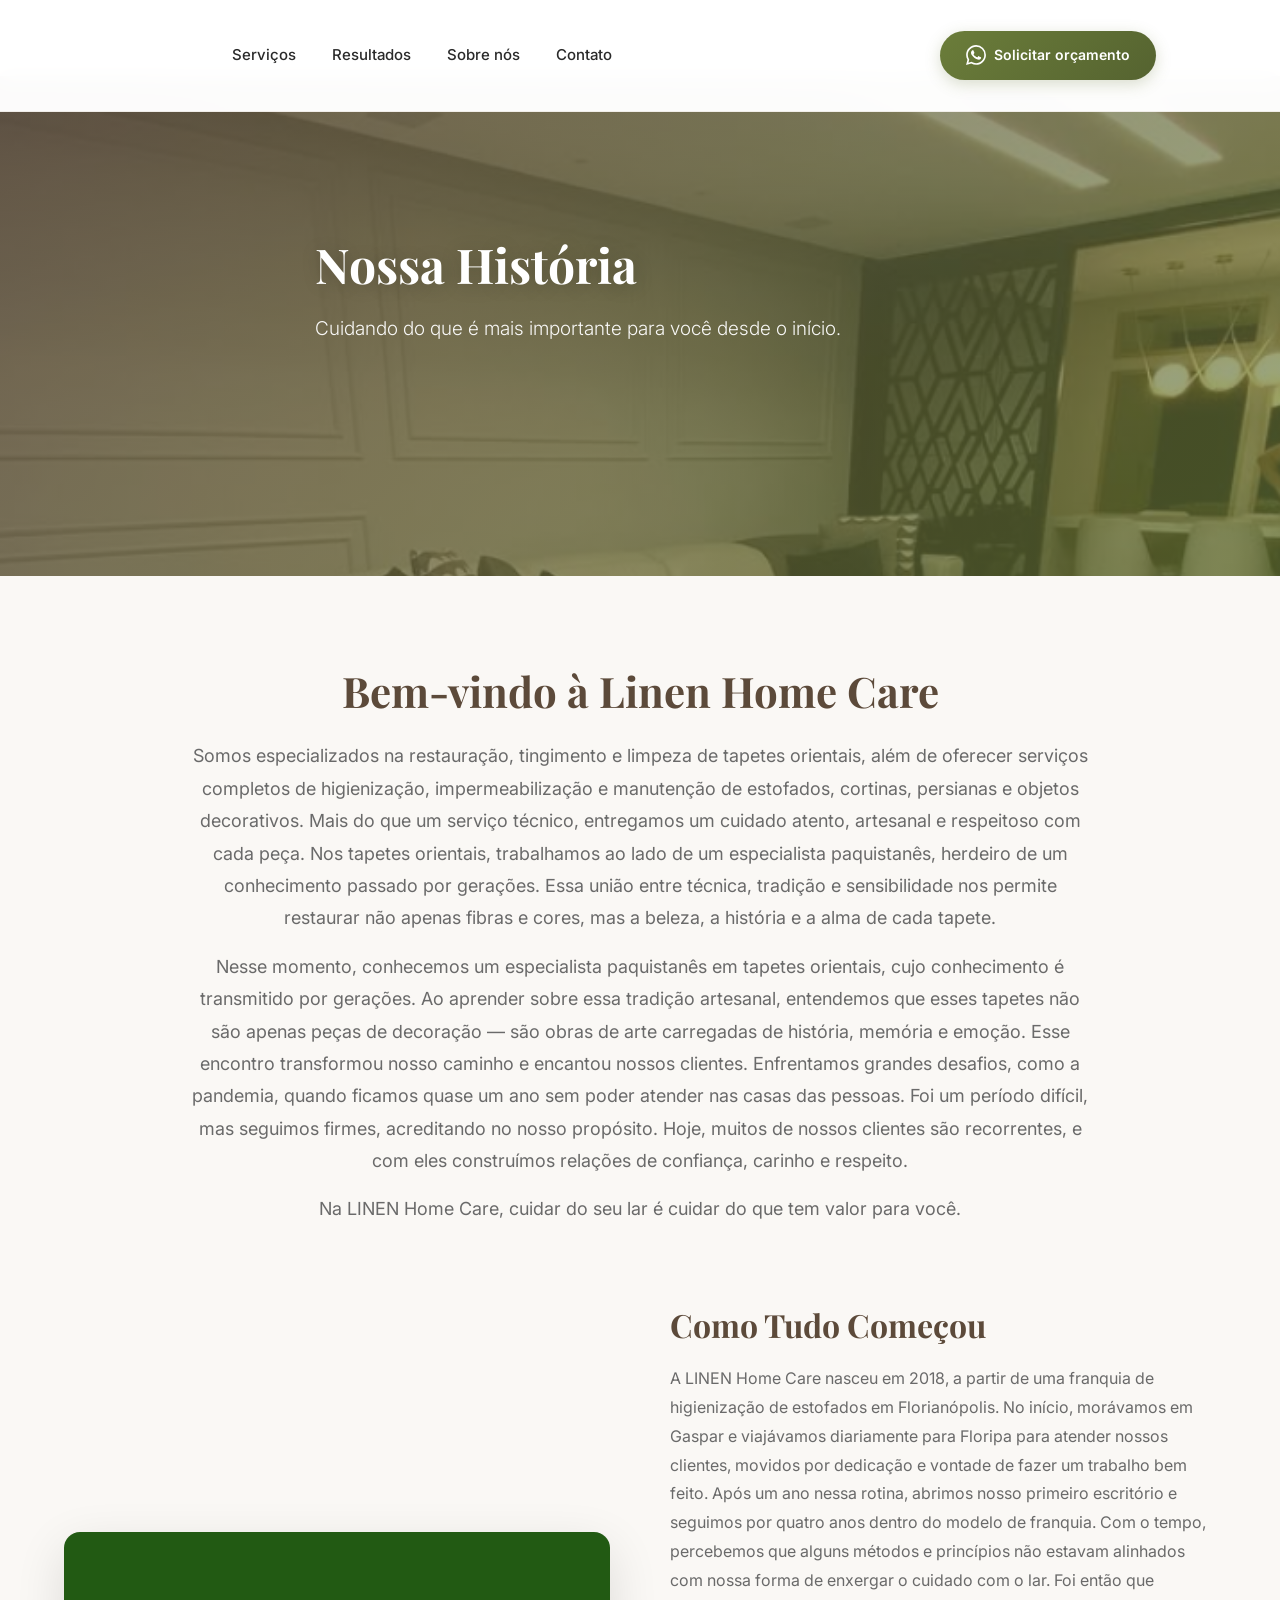
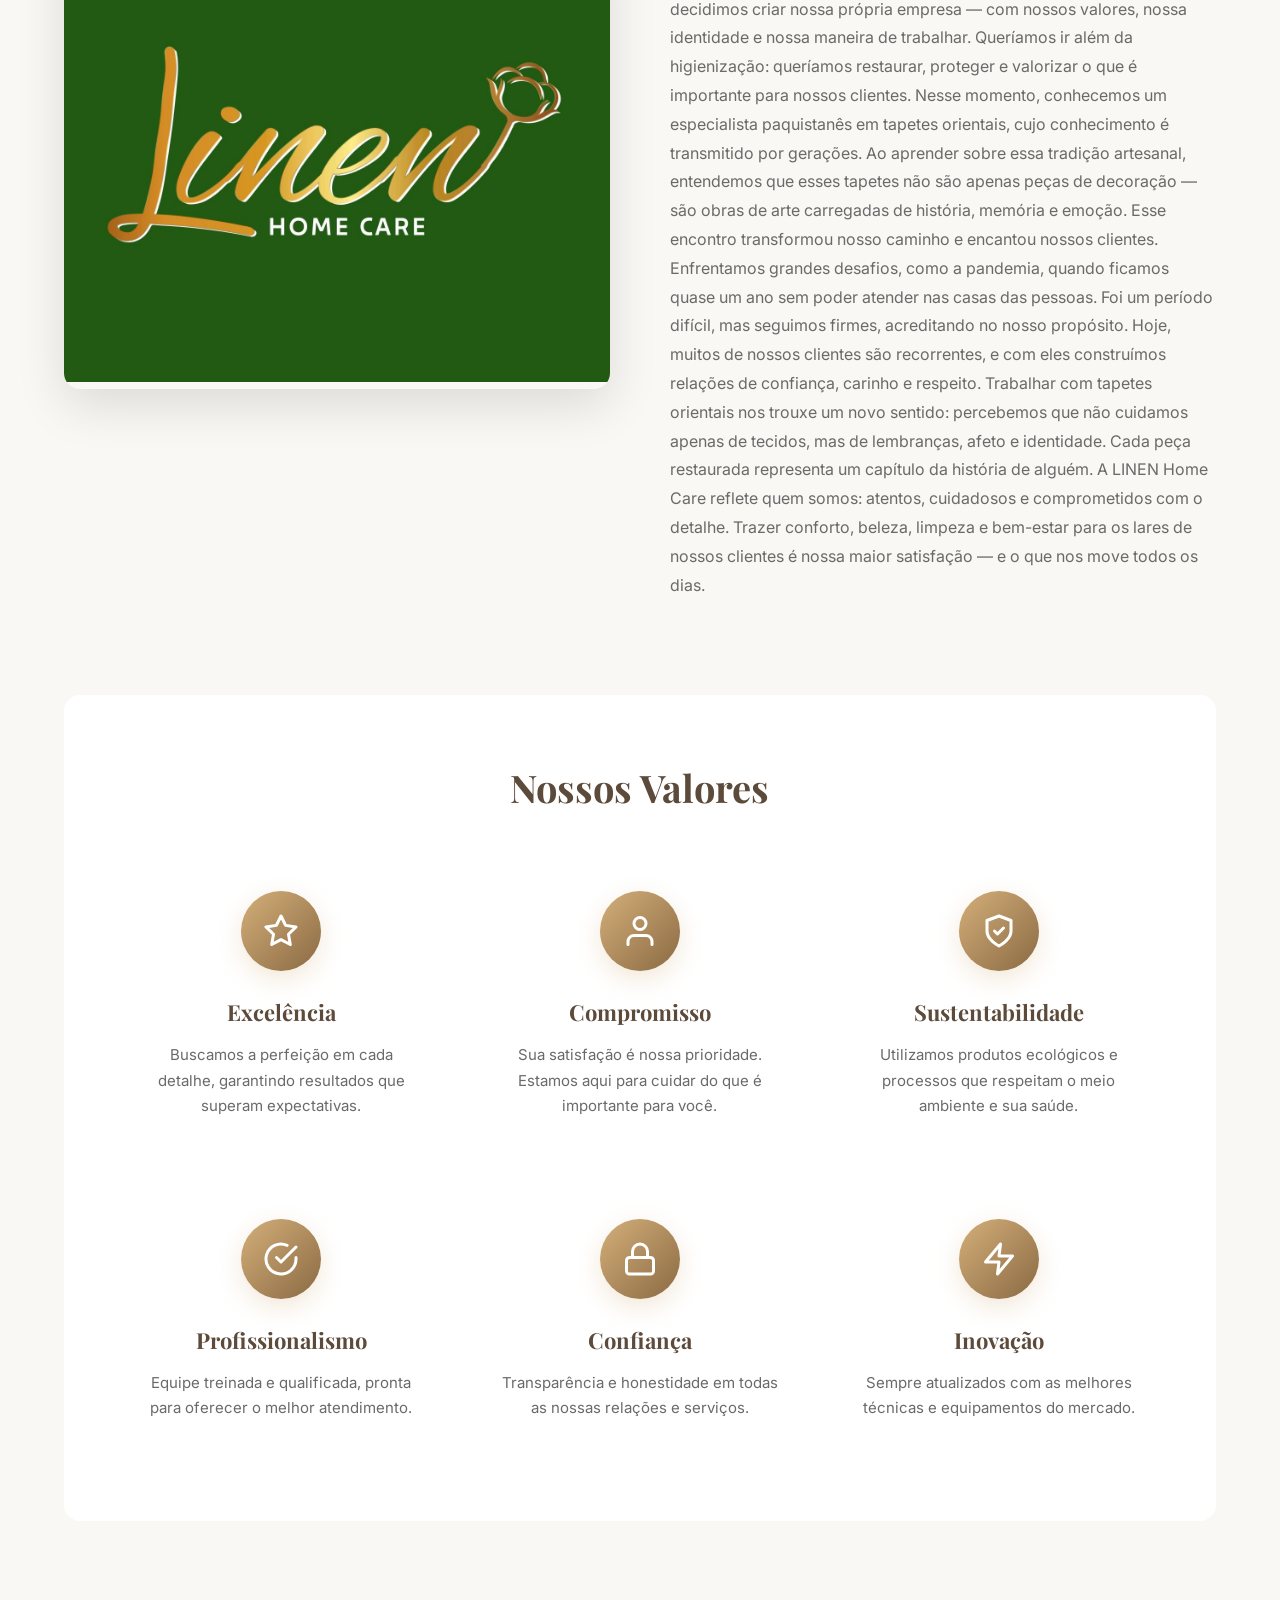
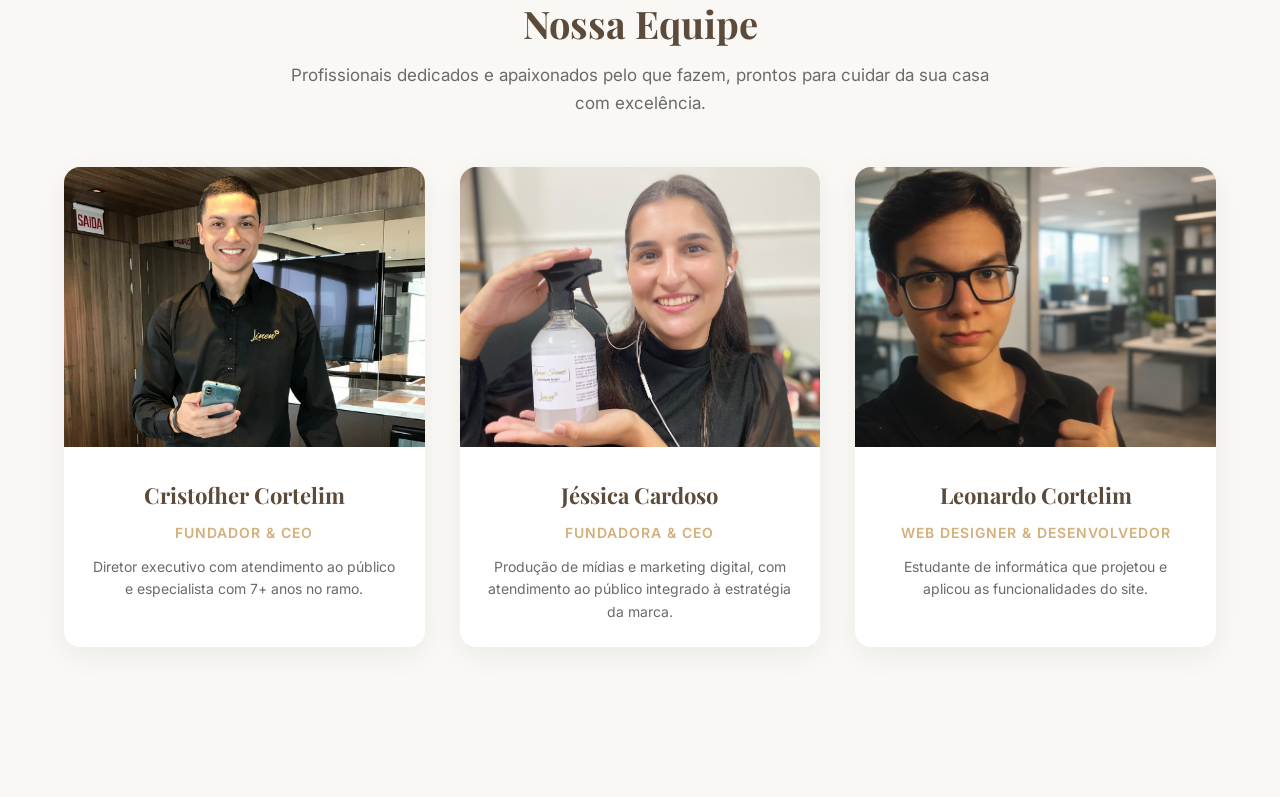
<file: sobre.html>
<!DOCTYPE html>
<html lang="pt-BR">
<head>
  <meta charset="UTF-8" />
  <meta name="viewport" content="width=device-width, initial-scale=1.0" />
  <title>Sobre Nós - Linen Business</title>
  <link rel="preconnect" href="https://fonts.googleapis.com">
  <link rel="preconnect" href="https://fonts.gstatic.com" crossorigin>
  <link href="https://fonts.googleapis.com/css2?family=Playfair+Display:wght@400;600;700&family=Inter:wght@300;400;500;600&display=swap" rel="stylesheet">
  <link rel="stylesheet" href="css/style.css" />
  <style>
    .btn-whatsapp {
      margin-right: 60px;
      display: flex;
      align-items: center;
      gap: 8px;
    }
    .btn-whatsapp svg {
      width: 20px;
      height: 20px;
      fill: currentColor;
    }

    @media (max-width: 768px) {
      .btn-whatsapp {
        margin-right: 0;
        padding: 10px 18px;
        font-size: 0;
      }
      .btn-whatsapp svg {
        width: 22px;
        height: 22px;
      }
    }

    /* Estilos específicos da página Sobre Nós */
    .about {
      padding: 90px 0;
      background: var(--bege);
    }

    .about-intro {
      max-width: 900px;
      margin: 0 auto 80px;
      text-align: center;
    }

    .about-intro h3 {
      font-size: 42px;
      color: var(--marrom-escuro);
      margin-bottom: 24px;
    }

    .about-intro p {
      font-size: 18px;
      color: var(--texto-claro);
      line-height: 1.8;
      margin-bottom: 16px;
    }

    .about-story {
      display: grid;
      grid-template-columns: 1fr 1fr;
      gap: 60px;
      align-items: center;
      margin-bottom: 80px;
    }

    .story-image {
      border-radius: 16px;
      overflow: hidden;
      box-shadow: 0 16px 50px rgba(0, 0, 0, 0.12);
    }

    .story-image img {
      width: 100%;
      height: 450px;
      object-fit: cover;
      transition: transform 0.5s ease;
    }

    .story-image:hover img {
      transform: scale(1.05);
    }

    .story-content h4 {
      font-size: 32px;
      color: var(--marrom-escuro);
      margin-bottom: 20px;
    }

    .story-content p {
      font-size: 16px;
      color: var(--texto-claro);
      line-height: 1.8;
      margin-bottom: 16px;
    }

    .values-section {
      background: var(--branco);
      padding: 70px 0;
      border-radius: 16px;
      margin-bottom: 80px;
    }

    .values-header {
      text-align: center;
      margin-bottom: 50px;
    }

    .values-header h3 {
      font-size: 38px;
      color: var(--marrom-escuro);
      margin-bottom: 16px;
    }

    .values-grid {
      display: grid;
      grid-template-columns: repeat(3, 1fr);
      gap: 40px;
    }

    .value-item {
      text-align: center;
      padding: 30px 20px;
      transition: transform 0.3s ease;
    }

    .value-item:hover {
      transform: translateY(-8px);
    }

    .value-icon {
      width: 80px;
      height: 80px;
      background: linear-gradient(135deg, var(--dourado) 0%, var(--marrom) 100%);
      border-radius: 50%;
      display: flex;
      align-items: center;
      justify-content: center;
      margin: 0 auto 24px;
      color: var(--branco);
      box-shadow: 0 8px 25px rgba(212, 175, 122, 0.3);
    }

    .value-icon svg {
      width: 36px;
      height: 36px;
      stroke: currentColor;
      fill: none;
    }

    .value-item h5 {
      font-size: 22px;
      color: var(--marrom-escuro);
      margin-bottom: 12px;
      font-family: 'Playfair Display', serif;
    }

    .value-item p {
      font-size: 15px;
      color: var(--texto-claro);
      line-height: 1.7;
    }

    .team-section {
      margin-bottom: 60px;
    }

    .team-header {
      text-align: center;
      margin-bottom: 50px;
    }

    .team-header h3 {
      font-size: 38px;
      color: var(--marrom-escuro);
      margin-bottom: 16px;
    }

    .team-header p {
      font-size: 17px;
      color: var(--texto-claro);
      max-width: 700px;
      margin: 0 auto;
    }

    .team-grid {
      display: grid;
      grid-template-columns: repeat(3, 1fr);
      gap: 35px;
    }

    .team-member {
      background: var(--branco);
      border-radius: 16px;
      overflow: hidden;
      box-shadow: 0 8px 30px rgba(0, 0, 0, 0.06);
      transition: all 0.4s ease;
    }

    .team-member:hover {
      transform: translateY(-8px);
      box-shadow: 0 16px 50px rgba(0, 0, 0, 0.12);
    }

    .member-image {
      width: 100%;
      height: 280px;
      object-fit: cover;
      transition: transform 0.5s ease;
    }

    .team-member:hover .member-image {
      transform: scale(1.05);
    }

    .member-info {
      padding: 24px;
      text-align: center;
    }

    .member-info h5 {
      font-size: 22px;
      color: var(--marrom-escuro);
      margin-bottom: 8px;
      font-family: 'Playfair Display', serif;
    }

    .member-role {
      font-size: 14px;
      color: var(--dourado);
      font-weight: 600;
      margin-bottom: 12px;
      text-transform: uppercase;
      letter-spacing: 1px;
    }

    .member-info p {
      font-size: 14px;
      color: var(--texto-claro);
      line-height: 1.6;
    }

    @media (max-width: 1024px) {
      .about-story {
        grid-template-columns: 1fr;
        gap: 40px;
      }

      .values-grid,
      .team-grid {
        grid-template-columns: repeat(2, 1fr);
        gap: 30px;
      }
    }

    @media (max-width: 768px) {
      .about-intro h3,
      .values-header h3,
      .team-header h3 {
        font-size: 32px;
      }

      .story-content h4 {
        font-size: 26px;
      }

      .values-grid,
      .team-grid {
        grid-template-columns: 1fr;
        gap: 24px;
      }

      .story-image img {
        height: 300px;
      }
    }
  </style>
</head>
<body>

  <!-- HEADER -->
  <header class="header">
    <div class="container nav">
      <div class="logo-container">
        <h1 class="logo">Linen</h1>
        <span class="logo-subtitle">HOME CARE</span>
      </div>

      <nav>
        <a href="index.html">Serviços</a>
        <a href="resultados.html">Resultados</a>
        <a href="sobre.html">Sobre nós</a>
        <a href="contato.html">Contato</a>
      </nav>

      <button class="menu-toggle" id="menuToggle" aria-label="Menu">
        <span></span>
        <span></span>
        <span></span>
      </button>

      <a class="btn-whatsapp" href="https://wa.me/554884060951" target="_blank">
        <svg xmlns="http://www.w3.org/2000/svg" viewBox="0 0 24 24">
          <path d="M17.472 14.382c-.297-.149-1.758-.867-2.03-.967-.273-.099-.471-.148-.67.15-.197.297-.767.966-.94 1.164-.173.199-.347.223-.644.075-.297-.15-1.255-.463-2.39-1.475-.883-.788-1.48-1.761-1.653-2.059-.173-.297-.018-.458.13-.606.134-.133.298-.347.446-.52.149-.174.198-.298.298-.497.099-.198.05-.371-.025-.52-.075-.149-.669-1.612-.916-2.207-.242-.579-.487-.5-.669-.51-.173-.008-.371-.01-.57-.01-.198 0-.52.074-.792.372-.272.297-1.04 1.016-1.04 2.479 0 1.462 1.065 2.875 1.213 3.074.149.198 2.096 3.2 5.077 4.487.709.306 1.262.489 1.694.625.712.227 1.36.195 1.871.118.571-.085 1.758-.719 2.006-1.413.248-.694.248-1.289.173-1.413-.074-.124-.272-.198-.57-.347m-5.421 7.403h-.004a9.87 9.87 0 01-5.031-1.378l-.361-.214-3.741.982.998-3.648-.235-.374a9.86 9.86 0 01-1.51-5.26c.001-5.45 4.436-9.884 9.888-9.884 2.64 0 5.122 1.03 6.988 2.898a9.825 9.825 0 012.893 6.994c-.003 5.45-4.437 9.884-9.885 9.884m8.413-18.297A11.815 11.815 0 0012.05 0C5.495 0 .16 5.335.157 11.892c0 2.096.547 4.142 1.588 5.945L.057 24l6.305-1.654a11.882 11.882 0 005.683 1.448h.005c6.554 0 11.89-5.335 11.893-11.893a11.821 11.821 0 00-3.48-8.413Z"/>
        </svg>
        Solicitar orçamento
      </a>
    </div>
  </header>

  <!-- Menu Mobile -->
  <div class="mobile-menu" id="mobileMenu">
    <nav>
      <a href="index.html">Serviços</a>
      <a href="resultados.html">Resultados</a>
      <a href="sobre.html">Sobre nós</a>
      <a href="contato.html">Contato</a>
    </nav>
  </div>

  <!-- HERO -->
  <section class="hero">
    <img src="img/hero.png" alt="Sobre a Linen" class="hero-bg">
    <div class="container hero-content">
      <div>
        <h2>Nossa História</h2>
        <p>Cuidando do que é mais importante para você desde o início.</p>
      </div>
    </div>
  </section>

  <!-- SOBRE NÓS -->
  <section class="about">
    <div class="container">
      <div class="about-intro">
        <h3>Bem-vindo à Linen Home Care</h3>
        <p>Somos especializados na restauração, tingimento e limpeza de tapetes orientais, além de oferecer serviços completos de higienização, impermeabilização e manutenção de estofados, cortinas, persianas e objetos decorativos. Mais do que um serviço técnico, entregamos um cuidado atento, artesanal e respeitoso com cada peça. Nos tapetes orientais, trabalhamos ao lado de um especialista paquistanês, herdeiro de um conhecimento passado por gerações. Essa união entre técnica, tradição e sensibilidade nos permite restaurar não apenas fibras e cores, mas a beleza, a história e a alma de cada tapete.</p>
        <p>Nesse momento, conhecemos um especialista paquistanês em tapetes orientais, cujo conhecimento é transmitido por gerações. Ao aprender sobre essa tradição artesanal, entendemos que esses tapetes não são apenas peças de decoração — são obras de arte carregadas de história, memória e emoção. Esse encontro transformou nosso caminho e encantou nossos clientes. Enfrentamos grandes desafios, como a pandemia, quando ficamos quase um ano sem poder atender nas casas das pessoas. Foi um período difícil, mas seguimos firmes, acreditando no nosso propósito. Hoje, muitos de nossos clientes são recorrentes, e com eles construímos relações de confiança, carinho e respeito.</p>
        <p>Na LINEN Home Care, cuidar do seu lar é cuidar do que tem valor para você.</p>
      </div>

      <div class="about-story">
        <div class="story-image">
          <img src="img/Linen.jpeg" alt="Nossa empresa">
        </div>
        <div class="story-content">
          <h4>Como Tudo Começou</h4>
          <p>A LINEN Home Care nasceu em 2018, a partir de uma franquia de higienização de estofados em Florianópolis. No início, morávamos em Gaspar e viajávamos diariamente para Floripa para atender nossos clientes, movidos por dedicação e vontade de fazer um trabalho bem feito. Após um ano nessa rotina, abrimos nosso primeiro escritório e seguimos por quatro anos dentro do modelo de franquia. Com o tempo, percebemos que alguns métodos e princípios não estavam alinhados com nossa forma de enxergar o cuidado com o lar. Foi então que decidimos criar nossa própria empresa — com nossos valores, nossa identidade e nossa maneira de trabalhar. Queríamos ir além da higienização: queríamos restaurar, proteger e valorizar o que é importante para nossos clientes. Nesse momento, conhecemos um especialista paquistanês em tapetes orientais, cujo conhecimento é transmitido por gerações. Ao aprender sobre essa tradição artesanal, entendemos que esses tapetes não são apenas peças de decoração — são obras de arte carregadas de história, memória e emoção. Esse encontro transformou nosso caminho e encantou nossos clientes. Enfrentamos grandes desafios, como a pandemia, quando ficamos quase um ano sem poder atender nas casas das pessoas. Foi um período difícil, mas seguimos firmes, acreditando no nosso propósito. Hoje, muitos de nossos clientes são recorrentes, e com eles construímos relações de confiança, carinho e respeito. Trabalhar com tapetes orientais nos trouxe um novo sentido: percebemos que não cuidamos apenas de tecidos, mas de lembranças, afeto e identidade. Cada peça restaurada representa um capítulo da história de alguém. A LINEN Home Care reflete quem somos: atentos, cuidadosos e comprometidos com o detalhe. Trazer conforto, beleza, limpeza e bem-estar para os lares de nossos clientes é nossa maior satisfação — e o que nos move todos os dias.</p>
        </div>
      </div>

      <!-- VALORES -->
      <div class="values-section">
        <div class="container">
          <div class="values-header">
            <h3>Nossos Valores</h3>
          </div>
          <div class="values-grid">
            <div class="value-item">
              <div class="value-icon">
                <svg xmlns="http://www.w3.org/2000/svg" viewBox="0 0 24 24" fill="none" stroke="currentColor" stroke-width="2" stroke-linecap="round" stroke-linejoin="round">
                  <path d="M12 2l3.09 6.26L22 9.27l-5 4.87 1.18 6.88L12 17.77l-6.18 3.25L7 14.14 2 9.27l6.91-1.01L12 2z"/>
                </svg>
              </div>
              <h5>Excelência</h5>
              <p>Buscamos a perfeição em cada detalhe, garantindo resultados que superam expectativas.</p>
            </div>
            <div class="value-item">
              <div class="value-icon">
                <svg xmlns="http://www.w3.org/2000/svg" viewBox="0 0 24 24" fill="none" stroke="currentColor" stroke-width="2" stroke-linecap="round" stroke-linejoin="round">
                  <path d="M20 21v-2a4 4 0 0 0-4-4H8a4 4 0 0 0-4 4v2"/>
                  <circle cx="12" cy="7" r="4"/>
                </svg>
              </div>
              <h5>Compromisso</h5>
              <p>Sua satisfação é nossa prioridade. Estamos aqui para cuidar do que é importante para você.</p>
            </div>
            <div class="value-item">
              <div class="value-icon">
                <svg xmlns="http://www.w3.org/2000/svg" viewBox="0 0 24 24" fill="none" stroke="currentColor" stroke-width="2" stroke-linecap="round" stroke-linejoin="round">
                  <path d="M12 22s8-4 8-10V5l-8-3-8 3v7c0 6 8 10 8 10z"/>
                  <path d="M9 12l2 2 4-4"/>
                </svg>
              </div>
              <h5>Sustentabilidade</h5>
              <p>Utilizamos produtos ecológicos e processos que respeitam o meio ambiente e sua saúde.</p>
            </div>
            <div class="value-item">
              <div class="value-icon">
                <svg xmlns="http://www.w3.org/2000/svg" viewBox="0 0 24 24" fill="none" stroke="currentColor" stroke-width="2" stroke-linecap="round" stroke-linejoin="round">
                  <path d="M22 11.08V12a10 10 0 1 1-5.93-9.14"/>
                  <polyline points="22 4 12 14.01 9 11.01"/>
                </svg>
              </div>
              <h5>Profissionalismo</h5>
              <p>Equipe treinada e qualificada, pronta para oferecer o melhor atendimento.</p>
            </div>
            <div class="value-item">
              <div class="value-icon">
                <svg xmlns="http://www.w3.org/2000/svg" viewBox="0 0 24 24" fill="none" stroke="currentColor" stroke-width="2" stroke-linecap="round" stroke-linejoin="round">
                  <rect x="3" y="11" width="18" height="11" rx="2" ry="2"/>
                  <path d="M7 11V7a5 5 0 0 1 10 0v4"/>
                </svg>
              </div>
              <h5>Confiança</h5>
              <p>Transparência e honestidade em todas as nossas relações e serviços.</p>
            </div>
            <div class="value-item">
              <div class="value-icon">
                <svg xmlns="http://www.w3.org/2000/svg" viewBox="0 0 24 24" fill="none" stroke="currentColor" stroke-width="2" stroke-linecap="round" stroke-linejoin="round">
                  <polygon points="13 2 3 14 12 14 11 22 21 10 12 10 13 2"/>
                </svg>
              </div>
              <h5>Inovação</h5>
              <p>Sempre atualizados com as melhores técnicas e equipamentos do mercado.</p>
            </div>
          </div>
        </div>
      </div>

      <!-- EQUIPE -->
      <div class="team-section">
        <div class="team-header">
          <h3>Nossa Equipe</h3>
          <p>Profissionais dedicados e apaixonados pelo que fazem, prontos para cuidar da sua casa com excelência.</p>
        </div>
        <div class="team-grid">
          <div class="team-member">
            <img src="img/kiko.png" alt="Membro da equipe" class="member-image">
            <div class="member-info">
              <h5>Cristofher Cortelim</h5>
              <div class="member-role">Fundador & CEO</div>
              <p>Diretor executivo com atendimento ao público e especialista com 7+ anos no ramo.</p>
            </div>
          </div>
          <div class="team-member">
            <img src="img/keka.png" alt="Membro da equipe" class="member-image">
            <div class="member-info">
              <h5>Jéssica Cardoso</h5>
              <div class="member-role">Fundadora & CEO</div>
              <p>Produção de mídias e marketing digital, com atendimento ao público integrado à estratégia da marca.</p>
            </div>
          </div>
          <div class="team-member">
            <img src="img/leo2.png" alt="Membro da equipe" class="member-image">
            <div class="member-info">
              <h5>Leonardo Cortelim</h5>
              <div class="member-role">Web Designer & Desenvolvedor</div>
              <p>Estudante de informática que projetou e aplicou as funcionalidades do site.</p>
            </div>
          </div>
        </div>
      </div>
    </div>
  </section>

  <script>
    const menuToggle = document.getElementById('menuToggle');
    const mobileMenu = document.getElementById('mobileMenu');

    menuToggle.addEventListener('click', () => {
      menuToggle.classList.toggle('active');
      mobileMenu.classList.toggle('active');
    });

    const mobileMenuLinks = mobileMenu.querySelectorAll('a');
    mobileMenuLinks.forEach(link => {
      link.addEventListener('click', () => {
        menuToggle.classList.remove('active');
        mobileMenu.classList.remove('active');
      });
    });

    document.addEventListener('click', (e) => {
      if (!menuToggle.contains(e.target) && !mobileMenu.contains(e.target)) {
        menuToggle.classList.remove('active');
        mobileMenu.classList.remove('active');
      }
    });

    window.addEventListener('scroll', () => {
      const header = document.querySelector('.header');
      if (window.scrollY > 50) {
        header.classList.add('scrolled');
      } else {
        header.classList.remove('scrolled');
      }
    });
  </script>

</body>
</html>
</file>
<file: css/style.css>
@import url('https://fonts.googleapis.com/css2?family=Playfair+Display:wght@400;600;700&family=Inter:wght@300;400;500;600&family=Great+Vibes&display=swap');

:root {
  --bege: #faf8f5;
  --bege-escuro: #f5f1ec;
  --marrom: #8b6a43;
  --marrom-escuro: #5c4a3a;
  --dourado: #d4af7a;
  --verde: #6b7d3a;
  --verde-escuro: #556330;
  --texto: #2a2a2a;
  --texto-claro: #6a6a6a;
  --branco: #ffffff;
}

* {
  margin: 0;
  padding: 0;
  box-sizing: border-box;
}

body {
  background: var(--bege);
  color: var(--texto);
  font-family: 'Inter', -apple-system, BlinkMacSystemFont, 'Segoe UI', sans-serif;
  line-height: 1.6;
  overflow-x: hidden;
}

h1, h2, h3, h4 {
  font-family: 'Playfair Display', Georgia, serif;
  font-weight: 700;
  line-height: 1.2;
}

.container {
  width: 90%;
  max-width: 1200px;
  margin: auto;
}

/* ========== HEADER ========== */
.header {
  background: rgba(255, 255, 255, 0.98);
  backdrop-filter: blur(10px);
  border-bottom: 1px solid rgba(139, 106, 67, 0.1);
  position: fixed;
  top: 0;
  left: 0;
  right: 0;
  z-index: 1000;
  transition: all 0.3s ease;
}

.header.scrolled {
  box-shadow: 0 4px 20px rgba(0, 0, 0, 0.08);
}

.nav {
  display: flex;
  align-items: center;
  justify-content: space-between;
  padding: 22px 0;
}

.logo-container {
  display: flex;
  flex-direction: column;
  gap: 0;
  margin-top: 10px;
}

/* Desktop: logo mais à esquerda */
@media (min-width: 769px) {
  .logo-container {
    margin-left: -250px;
  }
}

.logo {
  font-family: 'Great Vibes', cursive;
  background: linear-gradient(135deg, #d4af7a 0%, #c9a568 50%, #d4af7a 100%);
  -webkit-background-clip: text;
  -webkit-text-fill-color: transparent;
  background-clip: text;
  font-size: 38px;
  font-weight: 400;
  letter-spacing: 2px;
  position: relative;
  line-height: 1.25;
  margin: 0;
  padding: 0;
}

.logo::after {
  display: none;
}

.logo-subtitle {
  font-family: 'Inter', sans-serif;
  font-size: 9px;
  font-weight: 600;
  letter-spacing: 3.5px;
  color: var(--marrom-escuro);
  text-transform: uppercase;
  margin-top: -5px;
  margin-left: 5px;
  opacity: 0.85;
}

nav {
  display: flex;
  gap: 36px;
}

nav a {
  text-decoration: none;
  color: var(--texto);
  font-weight: 500;
  font-size: 15px;
  position: relative;
  transition: color 0.3s ease;
}

nav a::after {
  content: '';
  position: absolute;
  bottom: -6px;
  left: 0;
  width: 0;
  height: 2px;
  background: var(--dourado);
  transition: width 0.3s ease;
}

nav a:hover {
  color: var(--marrom);
}

nav a:hover::after {
  width: 100%;
}

.btn-whatsapp {
  background: linear-gradient(135deg, var(--verde) 0%, var(--verde-escuro) 100%);
  color: var(--branco);
  padding: 13px 26px;
  border-radius: 50px;
  text-decoration: none;
  font-weight: 600;
  font-size: 14px;
  box-shadow: 0 4px 15px rgba(107, 125, 58, 0.25);
  transition: all 0.3s ease;
  white-space: nowrap;
}

.btn-whatsapp:hover {
  transform: translateY(-2px);
  box-shadow: 0 6px 20px rgba(107, 125, 58, 0.35);
}

/* ========== HERO ========== */
.hero {
  padding: 160px 0 100px;
  margin-top: 76px;
  position: relative;
  min-height: 500px;
  overflow: hidden;
}

.hero-bg {
  position: absolute;
  top: 0;
  left: 0;
  width: 100%;
  height: 100%;
  object-fit: cover;
  z-index: 0;
}

.hero::after {
  content: '';
  position: absolute;
  top: 0;
  left: 0;
  right: 0;
  bottom: 0;
  background: linear-gradient(135deg, rgba(92, 74, 58, 0.75) 0%, rgba(107, 125, 58, 0.65) 100%);
  z-index: 1;
}

.hero::before {
  content: '';
  position: absolute;
  top: 0;
  left: 0;
  right: 0;
  bottom: 0;
  background: radial-gradient(circle at 30% 50%, rgba(212, 175, 122, 0.2) 0%, transparent 60%);
  pointer-events: none;
  z-index: 1;
}

.hero-content {
  max-width: 650px;
  position: relative;
  z-index: 2;
}

.hero h2 {
  font-size: 48px;
  margin-bottom: 20px;
  color: var(--branco);
  text-shadow: 0 2px 20px rgba(0, 0, 0, 0.2);
}

.hero p {
  margin-bottom: 32px;
  font-size: 19px;
  color: rgba(255, 255, 255, 0.95);
  font-weight: 300;
}

.btn-primary {
  background: var(--branco);
  color: var(--verde-escuro);
  padding: 16px 32px;
  border-radius: 50px;
  text-decoration: none;
  display: inline-block;
  font-weight: 600;
  font-size: 16px;
  box-shadow: 0 8px 25px rgba(0, 0, 0, 0.2);
  transition: all 0.3s ease;
}

.btn-primary:hover {
  transform: translateY(-3px);
  box-shadow: 0 12px 35px rgba(0, 0, 0, 0.25);
}

/* ========== SERVIÇOS ========== */
.services {
  padding: 90px 0;
  background: var(--bege);
}

.services h3 {
  text-align: center;
  margin-bottom: 60px;
  font-size: 42px;
  color: var(--marrom-escuro);
}

.services-grid {
  display: grid;
  grid-template-columns: repeat(4, 1fr);
  gap: 28px;
}

.card {
  background: var(--branco);
  border-radius: 16px;
  overflow: hidden;
  box-shadow: 0 8px 30px rgba(0, 0, 0, 0.06);
  transition: all 0.4s cubic-bezier(0.175, 0.885, 0.32, 1.275);
  position: relative;
  display: flex;
  flex-direction: column;
  height: 100%;
}

.card::before {
  content: '';
  position: absolute;
  top: 0;
  left: 0;
  right: 0;
  height: 3px;
  background: linear-gradient(90deg, var(--dourado) 0%, var(--marrom) 100%);
  transform: scaleX(0);
  transition: transform 0.4s ease;
}

.card:hover::before {
  transform: scaleX(1);
}

.card:hover {
  transform: translateY(-8px);
  box-shadow: 0 16px 50px rgba(0, 0, 0, 0.12);
}

.card img {
  width: 100%;
  height: 200px;
  object-fit: cover;
  transition: transform 0.5s ease;
  flex-shrink: 0;
}

.card:hover img {
  transform: scale(1.08);
}

.card h4 {
  margin: 20px 20px 10px;
  font-size: 22px;
  color: var(--marrom-escuro);
  flex-shrink: 0;
}

.card p {
  margin: 0 20px 24px;
  font-size: 15px;
  color: var(--texto-claro);
  line-height: 1.6;
  flex-grow: 1;
}

.card a {
  display: block;
  margin: 0 20px 20px;
  background: linear-gradient(135deg, var(--marrom) 0%, var(--marrom-escuro) 100%);
  color: var(--branco);
  text-align: center;
  padding: 14px;
  border-radius: 10px;
  text-decoration: none;
  font-weight: 600;
  font-size: 14px;
  transition: all 0.3s ease;
  box-shadow: 0 4px 15px rgba(139, 106, 67, 0.2);
  margin-top: auto;
  flex-shrink: 0;
}

.card a:hover {
  transform: translateY(-2px);
  box-shadow: 0 6px 20px rgba(139, 106, 67, 0.3);
}

/* ========== MENU HAMBÚRGUER ========== */
.menu-toggle {
  display: none;
  flex-direction: column;
  gap: 5px;
  background: none;
  border: none;
  cursor: pointer;
  padding: 8px;
  z-index: 1001;
}

.menu-toggle span {
  width: 28px;
  height: 3px;
  background: var(--marrom-escuro);
  border-radius: 3px;
  transition: all 0.3s ease;
}

.menu-toggle.active span:nth-child(1) {
  transform: rotate(45deg) translate(8px, 8px);
}

.menu-toggle.active span:nth-child(2) {
  opacity: 0;
}

.menu-toggle.active span:nth-child(3) {
  transform: rotate(-45deg) translate(7px, -7px);
}

.mobile-menu {
  display: none;
  position: fixed;
  top: 76px;
  left: 0;
  right: 0;
  background: rgba(255, 255, 255, 0.98);
  backdrop-filter: blur(10px);
  padding: 20px;
  box-shadow: 0 4px 20px rgba(0, 0, 0, 0.1);
  z-index: 999;
  transform: translateY(-100%);
  transition: transform 0.3s ease;
}

.mobile-menu.active {
  transform: translateY(0);
}

.mobile-menu nav {
  display: flex;
  flex-direction: column;
  gap: 20px;
}

.mobile-menu nav a {
  text-decoration: none;
  color: var(--texto);
  font-weight: 500;
  font-size: 16px;
  padding: 12px;
  border-radius: 8px;
  transition: all 0.3s ease;
}

.mobile-menu nav a:hover {
  background: var(--bege-escuro);
  color: var(--marrom);
}

/* ========== RESPONSIVO ========== */
@media (max-width: 1024px) {
  .services-grid {
    grid-template-columns: repeat(2, 1fr);
    gap: 24px;
  }
  
  .logo {
    font-size: 34px;
  }
  
  .logo-subtitle {
    font-size: 8px;
    letter-spacing: 3px;
  }
}

@media (max-width: 768px) {
  .nav nav {
    display: none;
  }
  
  .menu-toggle {
    display: flex;
  }
  
  .mobile-menu {
    display: block;
  }

  .nav {
    padding: 18px 0;
    flex-wrap: wrap;
    gap: 10px;
  }

  .logo {
    font-size: 32px;
  }

  .logo-subtitle {
    font-size: 8px;
    letter-spacing: 2.5px;
  }
  
  .btn-whatsapp {
    padding: 11px 20px;
    font-size: 13px;
  }

  .hero {
    padding: 120px 0 80px;
    margin-top: 68px;
  }

  .hero h2 {
    font-size: 36px;
  }

  .hero p {
    font-size: 17px;
  }

  .services {
    padding: 60px 0;
  }

  .services h3 {
    font-size: 32px;
    margin-bottom: 40px;
  }

  .services-grid {
    grid-template-columns: 1fr;
    gap: 20px;
  }

  .card img {
    height: 220px;
  }
}

@media (max-width: 480px) {
  .logo {
    font-size: 28px;
  }

  .logo-subtitle {
    font-size: 7px;
    letter-spacing: 2px;
  }

  .hero h2 {
    font-size: 28px;
  }

  .hero p {
    font-size: 16px;
  }

  .btn-primary {
    width: 100%;
    text-align: center;
    padding: 14px 24px;
  }

  .btn-whatsapp {
    padding: 10px 18px;
    font-size: 12px;
  }
  
  .card h4 {
    font-size: 20px;
  }
  
  .card p {
    font-size: 14px;
  }
}

/* ========== ANIMAÇÕES ========== */
@keyframes fadeInUp {
  from {
    opacity: 0;
    transform: translateY(30px);
  }
  to {
    opacity: 1;
    transform: translateY(0);
  }
}

.hero-content {
  animation: fadeInUp 0.8s ease;
}

.card {
  animation: fadeInUp 0.6s ease backwards;
}

.card:nth-child(1) { animation-delay: 0.1s; }
.card:nth-child(2) { animation-delay: 0.2s; }
.card:nth-child(3) { animation-delay: 0.3s; }
.card:nth-child(4) { animation-delay: 0.4s; }
</file>
